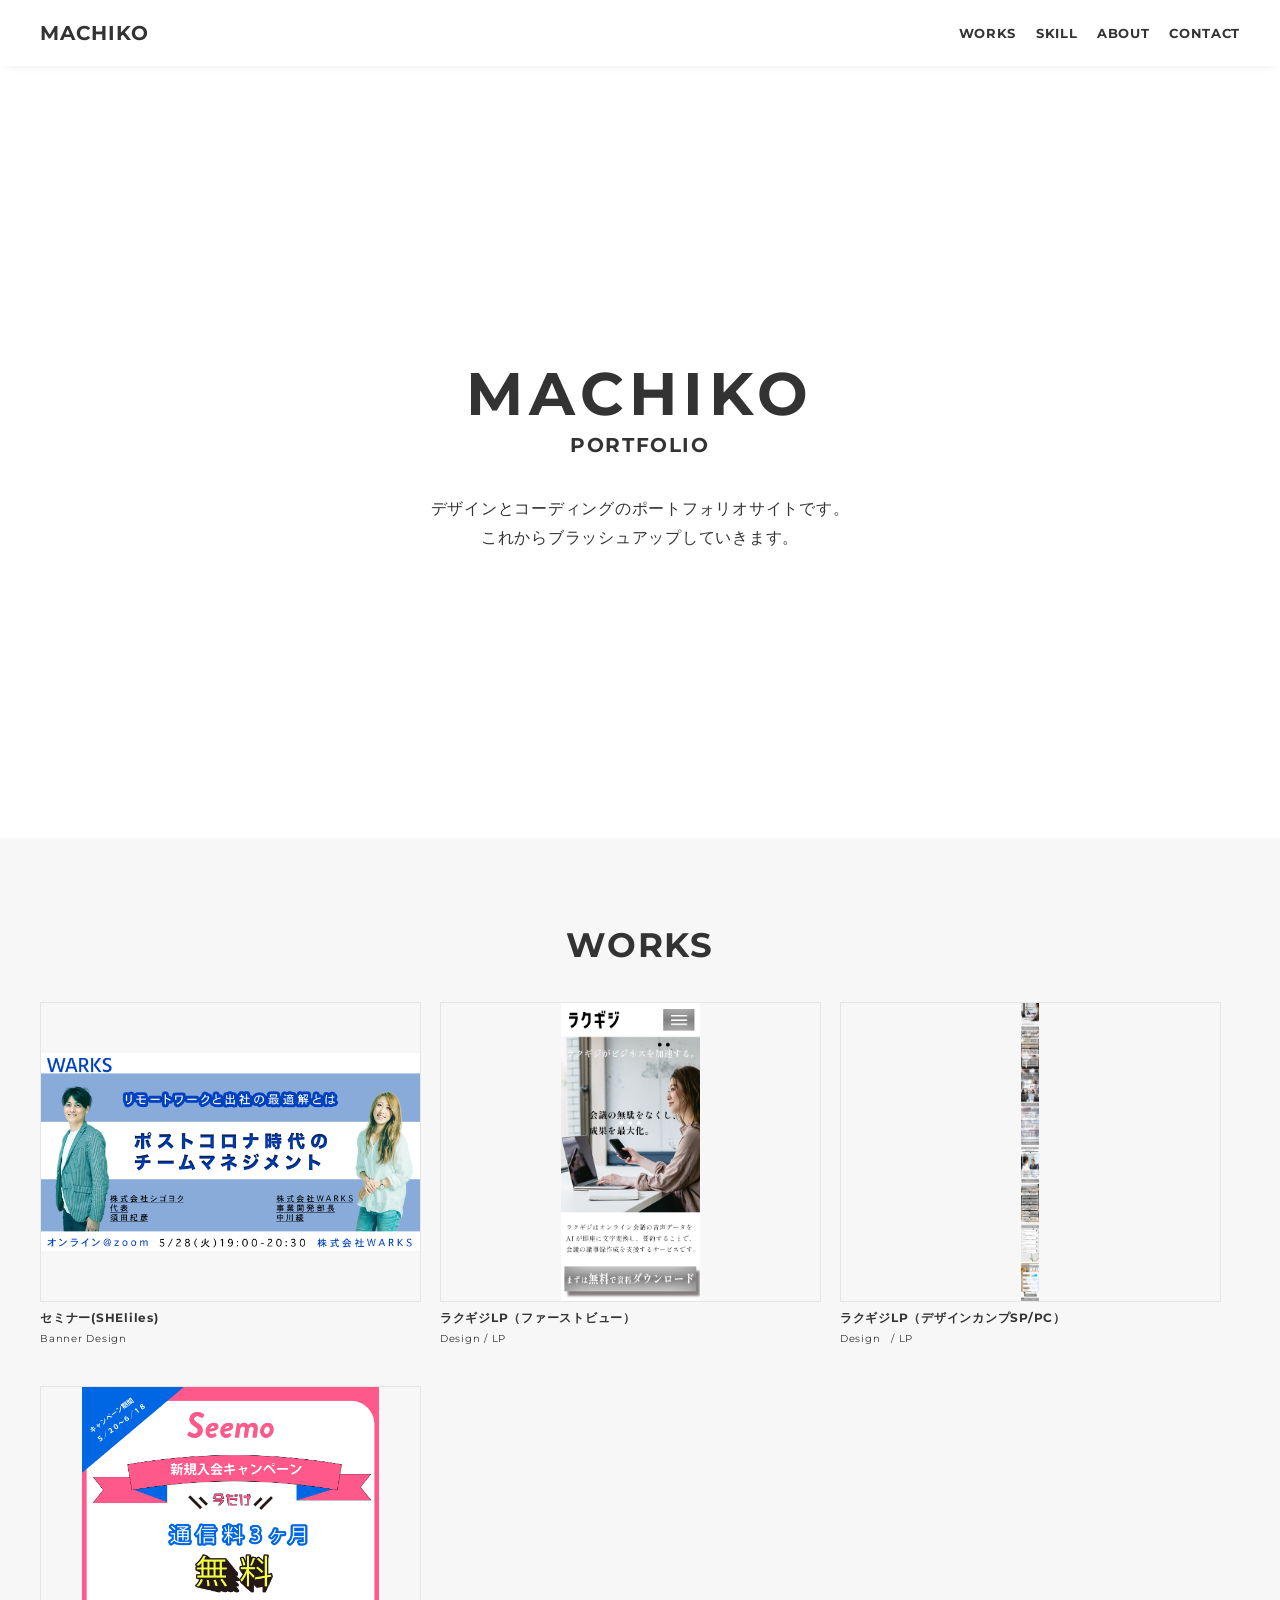
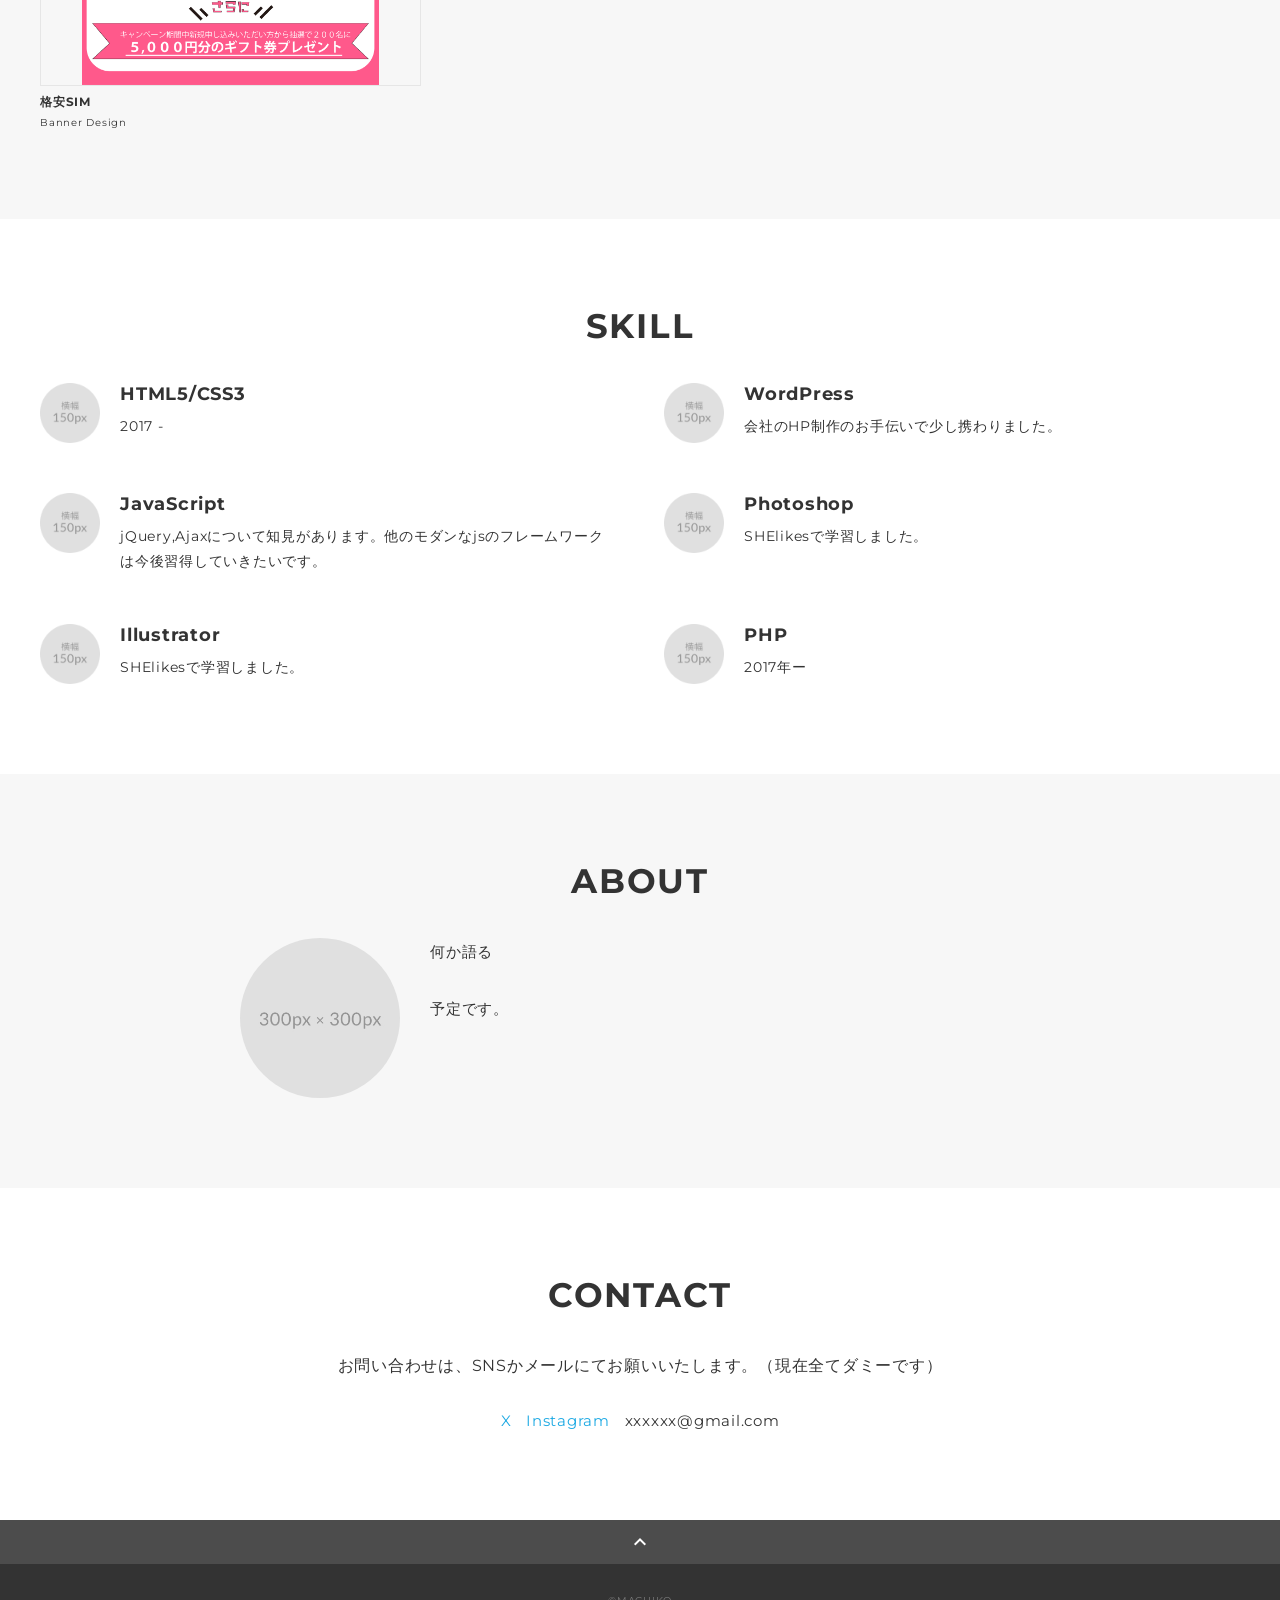
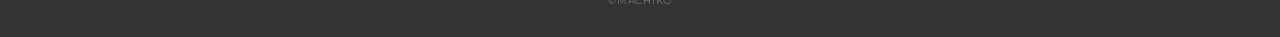
<file: index.html>
<!DOCTYPE html>
<html>
<head>
  <meta charset="utf-8">
  <meta name="viewport" content="width=device-width,initial-scale=1">
  <meta property='og:type' content='website'>
  <meta property='og:title' content='WebデザイナーMACHIKO ポートフォリオ'>
  <meta property='og:url' content='URLが入る'>
  <meta property='og:description' content='MACHIKOのポートフォリオサイトです。'>
  <meta property="og:image" content="img/ogp.png">
  <meta name="description" content="MACHIKOのポートフォリオサイトです" />
  <title>MACHIKO　ポーフォリオ</title>
  <link rel="preconnect" href="https://fonts.gstatic.com">
  <link href="https://fonts.googleapis.com/css2?family=Montserrat:wght@400;700&display=swap" rel="stylesheet">
  <link href="https://fonts.googleapis.com/css?family=Material+Icons+Outlined" rel="stylesheet">
  <link href="css/ress.css" media="all" rel="stylesheet" type="text/css" />
  <link href="css/style.css" media="all" rel="stylesheet" type="text/css" />
  <link rel="shortcut icon" href="img/favicon.ico" />
  <link rel=”canonical” href=”URLが入る” />
</head>

<body>
  <div class="wrapper">

    <!-- header -->
    <header class="header ">
      <div class="container">
        <h1 class="header-logo">
          <a href=".">MACHIKO</a>
        </h1>
        <nav class="gnav">
          <ul class="gnav-list">
            <li class="gnav-item"><a href="#works">WORKS</a></li>
            <li class="gnav-item"><a href="#skill">SKILL</a></li>
            <li class="gnav-item"><a href="#about">ABOUT</a></li>
            <li class="gnav-item"><a href="#contact">CONTACT</a></li>
          </ul>
        </nav>
      </div>
    </header>
    <!-- /header -->

    <main class="content">

      <!-- mv -->
      <div class="mv">
        <div class="mv-container">
          <p class="mv-title">MACHIKO</p>
          <p class="mv-subtitle">PORTFOLIO</p>
          <p class="mv-text">
            デザインとコーディングの<br class="sp-only">ポートフォリオサイトです。<br>
            これから<br class="sp-only">ブラッシュアップしていきます。<br>
          </p>
        </div>
      </div>
      <!-- /mv -->

      <!-- works -->
      <section class="works section" id="works">
        <div class="container">
          <h2 class="title">WORKS</h2>
          <div class="works-list">
            <a class="works-item" href="works-template.html">
              <div class="works-img"><img src="img/kadai1_X.png" alt="" /></div>
              <p class="works-name">セミナー(SHEliles)</p>
              <p class="works-info">Banner Design</p>
            </a>
            <a class="works-item" href="works-template_2.html">
              <div class="works-img"><img src="img/kadai2_a.png" alt="" /></div>
              <p class="works-name">ラクギジLP（ファーストビュー）</p>
              <p class="works-info">Design / LP</p>
            </a>
            <a class="works-item" href="works-template_3.html">
              <div class="works-img"><img src="img/kadai4_SP.png" alt="" /></div>
              <p class="works-name">ラクギジLP（デザインカンプSP/PC）</p>
              <p class="works-info">Design　/ LP</p>
            </a>
            <a class="works-item" href="works-template_4.html">
              <div class="works-img"><img src="img/kakuyasu_X.png" alt="" /></div>
              <p class="works-name">格安SIM</p>
              <p class="works-info">Banner Design</p>
            </a>
          </div>
        </div>
      </section>
      <!-- /works -->

      <!-- skill -->
      <section class="skill section" id="skill">
        <div class="container">
          <h2 class="title">SKILL</h2>
          <div class="skill-list">
            <div class="skill-item">
              <p class="skill-img"><img src="img/icon_skill.png" alt=""></p>
              <div class="skill-body">
                <h3 class="skill-name">HTML5/CSS3</h3>
                <p class="skill-text">
                  2017 -</p>
              </div>
            </div>
            <div class="skill-item">
              <p class="skill-img"><img src="img/icon_skill.png" alt=""></p>
              <div class="skill-body">
                <h3 class="skill-name">WordPress</h3>
                <p class="skill-text">
                  会社のHP制作のお手伝いで少し携わりました。</p>
              </div>
            </div>
            <div class="skill-item">
              <p class="skill-img"><img src="img/icon_skill.png" alt=""></p>
              <div class="skill-body">
                <h3 class="skill-name">JavaScript</h3>
                <p class="skill-text">
                  jQuery,Ajaxについて知見があります。他のモダンなjsのフレームワークは今後習得していきたいです。</p>
              </div>
            </div>
            <div class="skill-item">
              <p class="skill-img"><img src="img/icon_skill.png" alt=""></p>
              <div class="skill-body">
                <h3 class="skill-name">Photoshop</h3>
                <p class="skill-text">
                  SHElikesで学習しました。</p>
              </div>
            </div>
            <div class="skill-item">
              <p class="skill-img"><img src="img/icon_skill.png" alt=""></p>
              <div class="skill-body">
                <h3 class="skill-name">Illustrator</h3>
                <p class="skill-text">
                  SHElikesで学習しました。</p>
              </div>
            </div>
            <div class="skill-item">
              <p class="skill-img"><img src="img/icon_skill.png" alt=""></p>
              <div class="skill-body">
                <h3 class="skill-name">PHP</h3>
                <p class="skill-text">
                  2017年ー</p>
              </div>
            </div>
          </div>
        </div>
      </section>
      <!-- /skill -->

      <!-- about -->
      <section class="about section" id="about">
        <div class="container">
          <h2 class="title">ABOUT</h2>
          <div class="profile">
            <p class="profile-img">
              <img src="img/profile.jpg" alt="">
            </p>
            <div class="profile-body">
              <p>
                何か語る
              </p>
              <p>
                予定です。
              </p>
            </div>
          </div>
        </div>
      </section>
      <!-- /about -->

      <!-- contact -->
      <section class="contact section" id="contact">
        <div class="container">
          <h2 class="title">CONTACT</h2>
          <p class="lead">
            お問い合わせは、<br class="sp-only">SNSかメールにてお願いいたします。（現在全てダミーです）
          </p>
          <div class="contact-list">
            <a class="contact-item" href="https://x.com/" target="_blank" rel="noopener">X</a>
            <a class="contact-item" href="https://www.instagram.com/" target="_blank" rel="noopener">Instagram</a>
            <span class="contact-item">xxxxxx@gmail.com</span>
          </div>
        </div>
      </section>
      <!-- /contact -->
      <div class="page-top" id="js-page-top">
        <span class="material-icons-outlined">expand_less</span>
      </div>
    </main>

    <!-- footer -->
    <footer class="footer">
      <div class="copyright">&copy;MACHIKO</div>
    </footer>
    <!-- /footer -->

  </div>
  <script src="https://ajax.googleapis.com/ajax/libs/jquery/3.6.0/jquery.min.js"></script>
  <script type='text/javascript' src="js/script.js"></script>
</body>
</html>
</file>
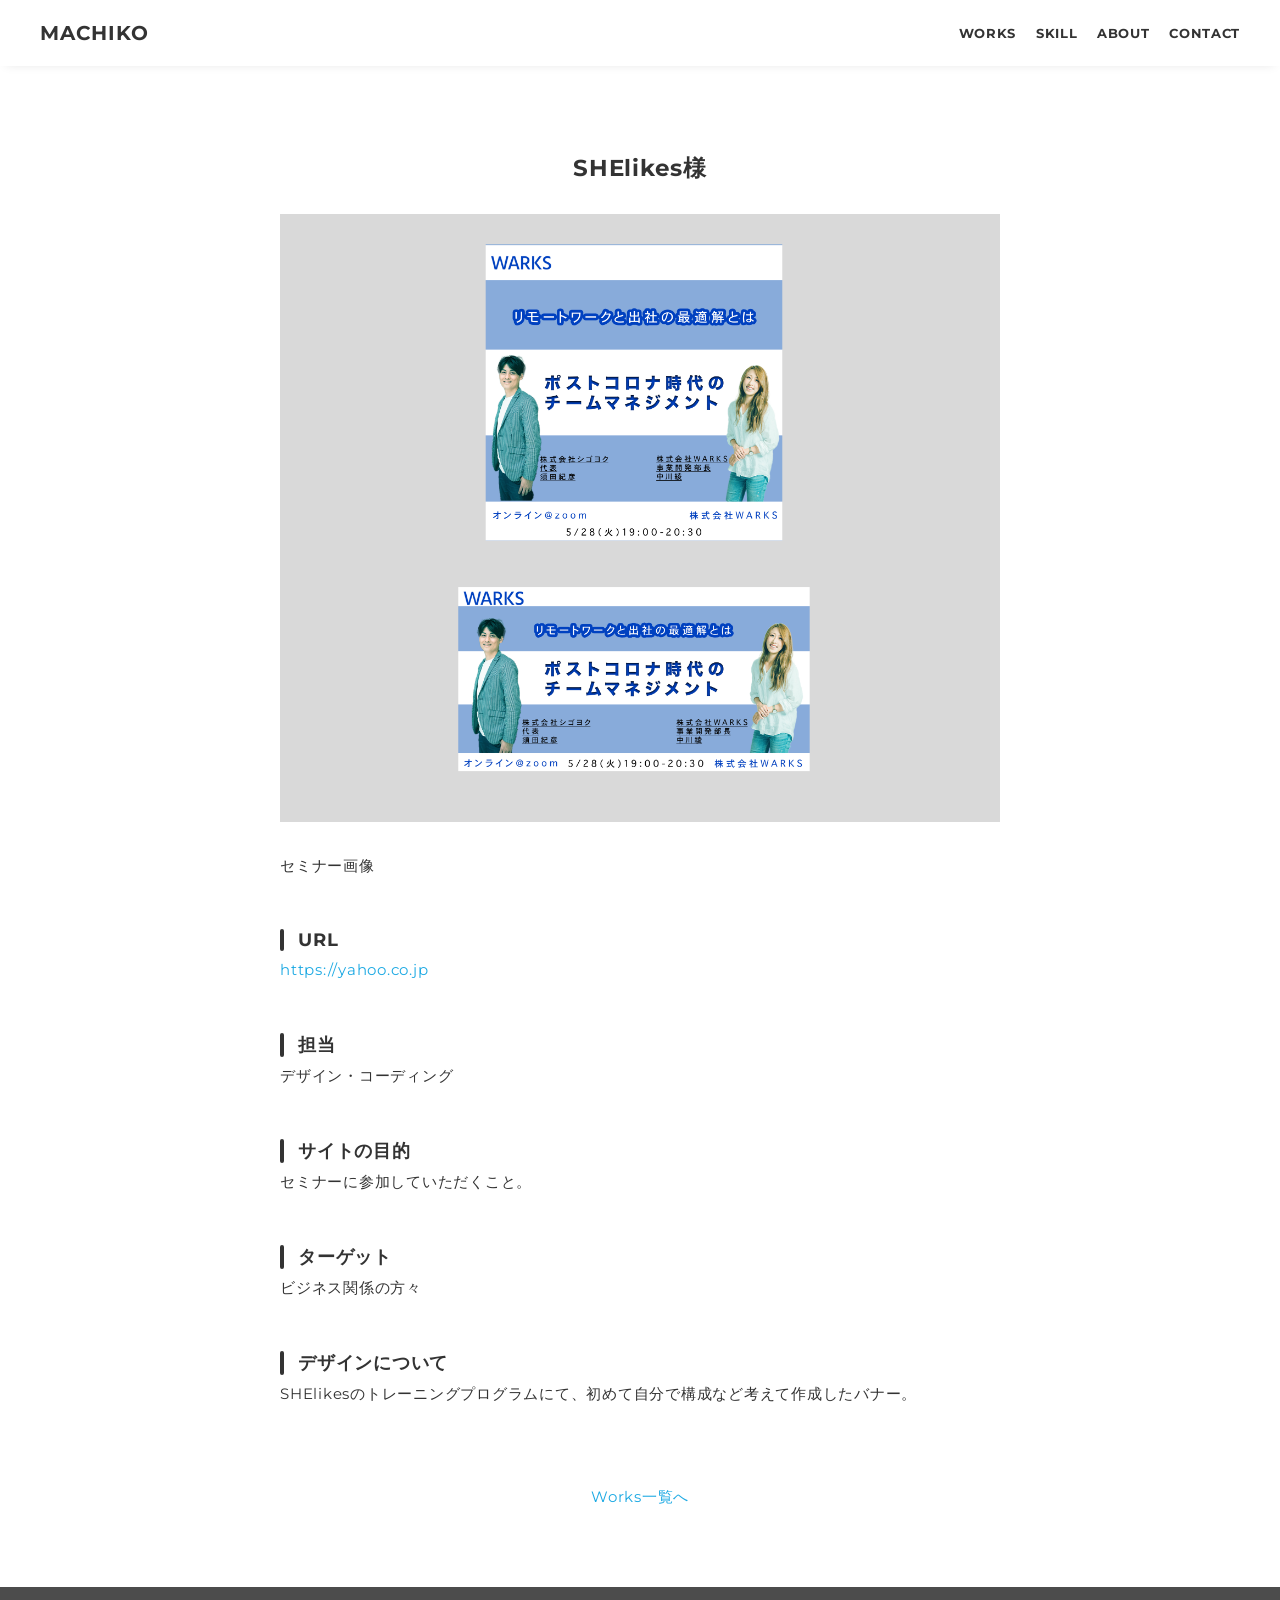
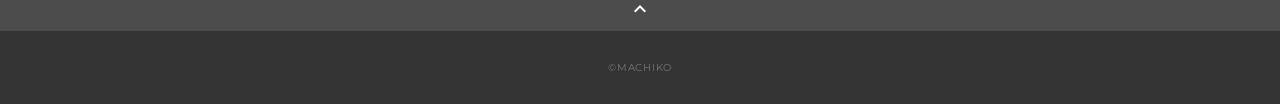
<file: works-template.html>
<!DOCTYPE html>
<html>
<head>
  <meta charset="utf-8">
  <meta name="viewport" content="width=device-width,initial-scale=1.0,user-scalable=no">
  <meta property='og:type' content='website'>
  <meta property='og:title' content='WebデザイナーMACHIKO ポートフォリオ'>
  <meta property='og:url' content='URLが入る'>
  <meta property='og:description' content='MACHIKOのポートフォリオサイトです。'>
  <meta property="og:image" content="img/ogp.png">
  <meta name="description" content="MACHIKOのポートフォリオサイトです" />
  <title>MACHIKO ポートフォリオ</title>
  <link rel="preconnect" href="https://fonts.gstatic.com">
  <link href="https://fonts.googleapis.com/css2?family=Montserrat:wght@400;700&display=swap" rel="stylesheet">
  <link href="https://fonts.googleapis.com/css?family=Material+Icons+Outlined" rel="stylesheet">
  <link href="css/ress.css" media="all" rel="stylesheet" type="text/css" />
  <link href="css/style.css" media="all" rel="stylesheet" type="text/css" />
  <link rel="shortcut icon" href="img/favicon.ico" />
  <link rel=”canonical” href=”URLが入る” />
</head>

<body>
  <div class="wrapper">

    <!-- header -->
    <header class="header ">
      <div class="container">
        <h1 class="header-logo">
          <a href=".">MACHIKO</a>
        </h1>
        <nav class="gnav">
          <ul class="gnav-list">
            <li class="gnav-item"><a href=".#works">WORKS</a></li>
            <li class="gnav-item"><a href="./#skill">SKILL</a></li>
            <li class="gnav-item"><a href="./#about">ABOUT</a></li>
            <li class="gnav-item"><a href="./#contact">CONTACT</a></li>
          </ul>
        </nav>
      </div>
    </header>
    <!-- /header -->

    <main class="content">

      <article class="article">
        <div class="article-container">
          <h2 class="article-title">SHElikes様</h2>
          <div class="article-body">
            <p>
              <img src="img/full1.png" alt="">
            </p>
            <p>
              セミナー画像
            </p>
            <h3>URL</h3>
            <p><a href="https://yahoo.co.jp" target="_blank" rel="noopener">https://yahoo.co.jp</a></p>
            <h3>担当</h3>
            <p>デザイン・コーディング</p>
            <h3>サイトの目的</h3>
            <p>セミナーに参加していただくこと。</p>
            <h3>ターゲット</h3>
            <p>ビジネス関係の方々</p>
            <h3>デザインについて</h3>
            <p>
             SHElikesのトレーニングプログラムにて、初めて自分で構成など考えて作成したバナー。
            </p>
          </div>
          <div class="home-link">
            <a href="./#works">Works一覧へ</a>
          </div>
        </div>
      </article>

      <div class="page-top" id="js-page-top">
        <span class="material-icons-outlined">expand_less</span>
      </div>
    </main>

    <!-- footer -->
    <footer class="footer">
      <div class="copyright">&copy;MACHIKO</div>
    </footer>
    <!-- /footer -->

  </div>
  <script src="https://ajax.googleapis.com/ajax/libs/jquery/3.5.1/jquery.min.js"></script>
  <script type='text/javascript' src="js/script.js"></script>
</body>
</html>
</file>
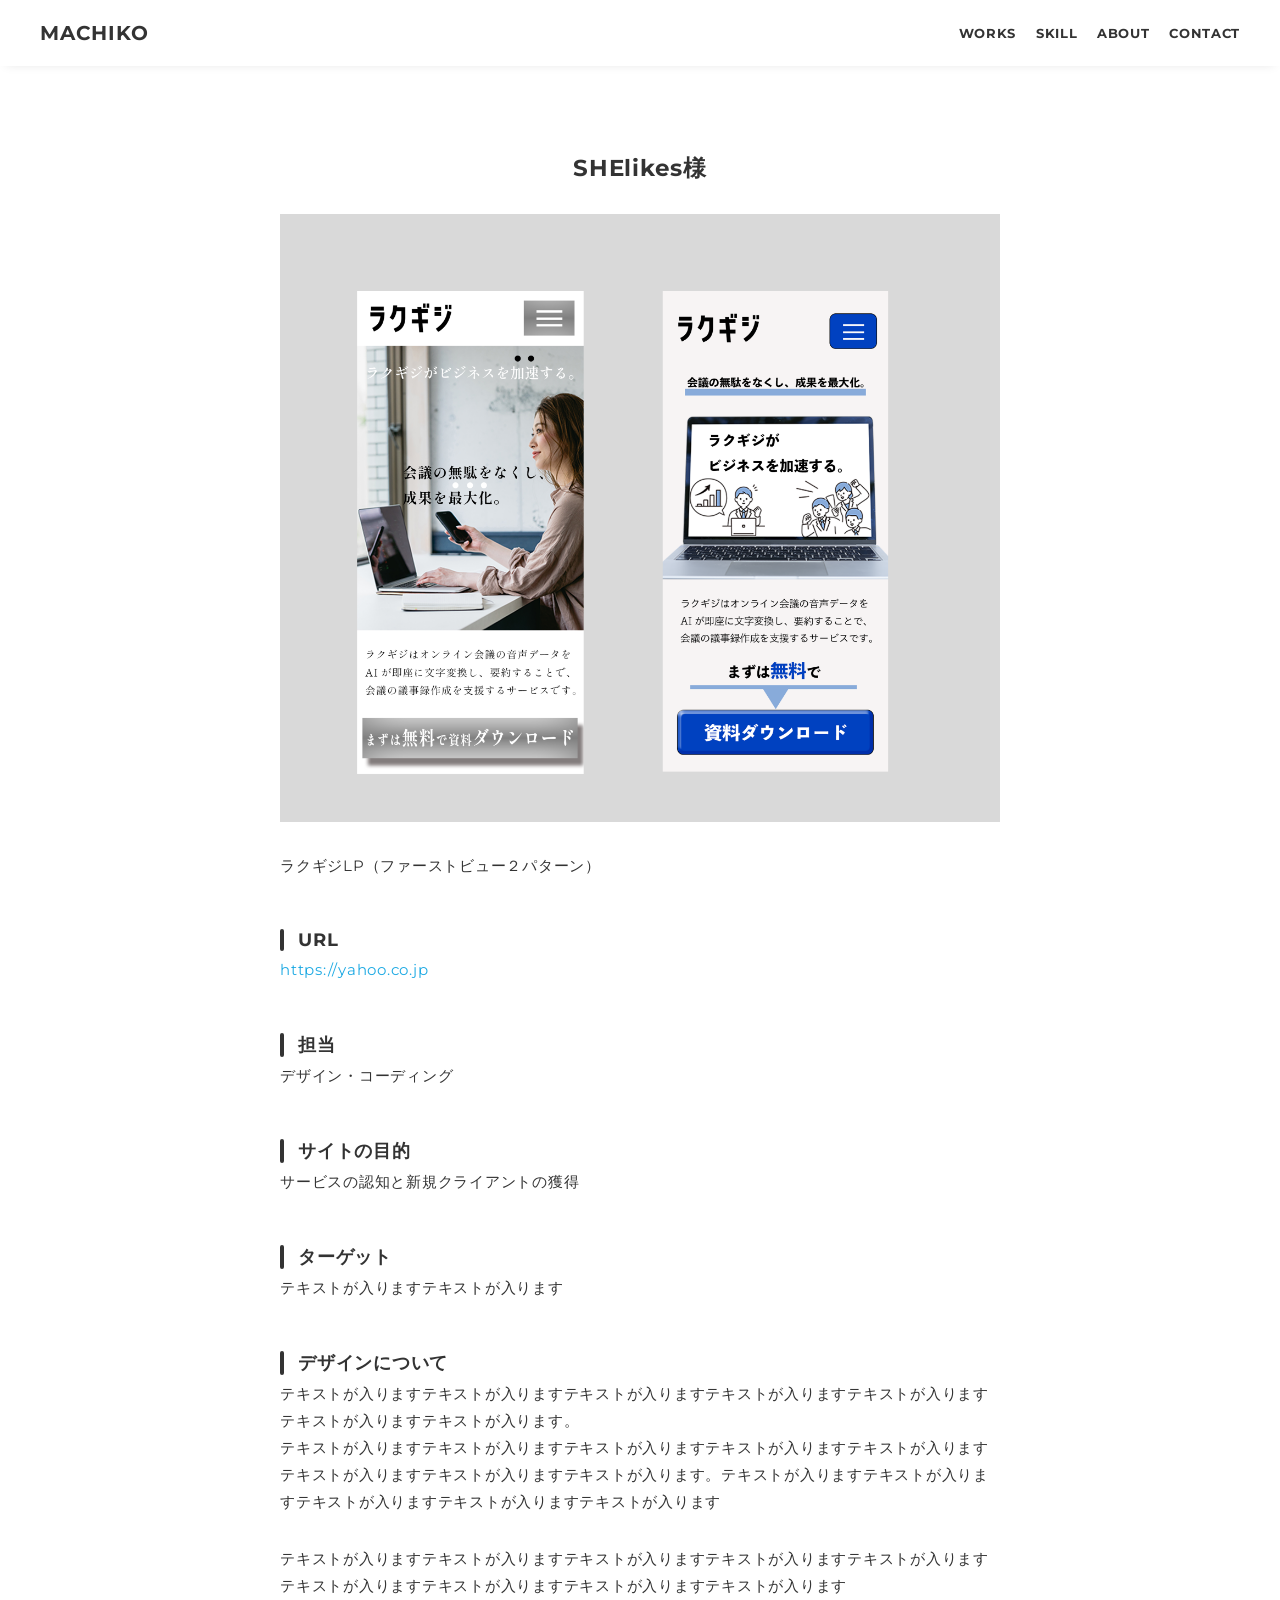
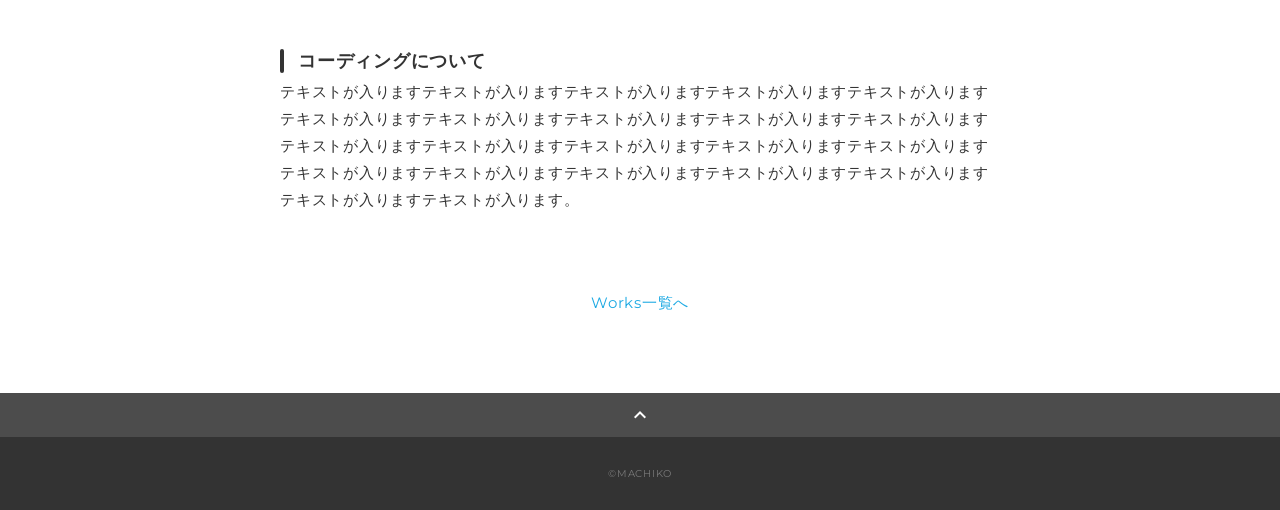
<file: works-template_2.html>
<!DOCTYPE html>
<html>
<head>
  <meta charset="utf-8">
  <meta name="viewport" content="width=device-width,initial-scale=1.0,user-scalable=no">
  <meta property='og:type' content='website'>
  <meta property='og:title' content='WebデザイナーMACHIKO ポートフォリオ'>
  <meta property='og:url' content='URLが入る'>
  <meta property='og:description' content='MACHIKOのポートフォリオサイトです。'>
  <meta property="og:image" content="img/ogp.png">
  <meta name="description" content="MACHIKOのポートフォリオサイトです" />
  <title>MACHIKO ポートフォリオ</title>
  <link rel="preconnect" href="https://fonts.gstatic.com">
  <link href="https://fonts.googleapis.com/css2?family=Montserrat:wght@400;700&display=swap" rel="stylesheet">
  <link href="https://fonts.googleapis.com/css?family=Material+Icons+Outlined" rel="stylesheet">
  <link href="css/ress.css" media="all" rel="stylesheet" type="text/css" />
  <link href="css/style.css" media="all" rel="stylesheet" type="text/css" />
  <link rel="shortcut icon" href="img/favicon.ico" />
  <link rel=”canonical” href=”URLが入る” />
</head>

<body>
  <div class="wrapper">

    <!-- header -->
    <header class="header ">
      <div class="container">
        <h1 class="header-logo">
          <a href=".">MACHIKO</a>
        </h1>
        <nav class="gnav">
          <ul class="gnav-list">
            <li class="gnav-item"><a href=".#works">WORKS</a></li>
            <li class="gnav-item"><a href="./#skill">SKILL</a></li>
            <li class="gnav-item"><a href="./#about">ABOUT</a></li>
            <li class="gnav-item"><a href="./#contact">CONTACT</a></li>
          </ul>
        </nav>
      </div>
    </header>
    <!-- /header -->

    <main class="content">

      <article class="article">
        <div class="article-container">
          <h2 class="article-title">SHElikes様</h2>
          <div class="article-body">
            <p>
              <img src="img/full2.png" alt="">
            </p>
            <p>
              ラクギジLP（ファーストビュー２パターン）
            </p>
            <h3>URL</h3>
            <p><a href="https://yahoo.co.jp" target="_blank" rel="noopener">https://yahoo.co.jp</a></p>
            <h3>担当</h3>
            <p>デザイン・コーディング</p>
            <h3>サイトの目的</h3>
            <p>サービスの認知と新規クライアントの獲得</p>
            <h3>ターゲット</h3>
            <p>テキストが入りますテキストが入ります</p>
            <h3>デザインについて</h3>
            <p>
              テキストが入りますテキストが入りますテキストが入りますテキストが入りますテキストが入りますテキストが入りますテキストが入ります。<br>テキストが入りますテキストが入りますテキストが入りますテキストが入りますテキストが入りますテキストが入りますテキストが入りますテキストが入ります。テキストが入りますテキストが入りますテキストが入りますテキストが入りますテキストが入ります
            </p>
            <p>
              テキストが入りますテキストが入りますテキストが入りますテキストが入りますテキストが入りますテキストが入りますテキストが入りますテキストが入りますテキストが入ります
            </p>
            <h3>コーディングについて</h3>
            <p>
              テキストが入りますテキストが入りますテキストが入りますテキストが入りますテキストが入りますテキストが入りますテキストが入りますテキストが入りますテキストが入りますテキストが入りますテキストが入りますテキストが入りますテキストが入りますテキストが入りますテキストが入りますテキストが入りますテキストが入りますテキストが入りますテキストが入りますテキストが入りますテキストが入りますテキストが入ります。
            </p>
          </div>
          <div class="home-link">
            <a href="./#works">Works一覧へ</a>
          </div>
        </div>
      </article>

      <div class="page-top" id="js-page-top">
        <span class="material-icons-outlined">expand_less</span>
      </div>
    </main>

    <!-- footer -->
    <footer class="footer">
      <div class="copyright">&copy;MACHIKO</div>
    </footer>
    <!-- /footer -->

  </div>
  <script src="https://ajax.googleapis.com/ajax/libs/jquery/3.5.1/jquery.min.js"></script>
  <script type='text/javascript' src="js/script.js"></script>
</body>
</html>
</file>
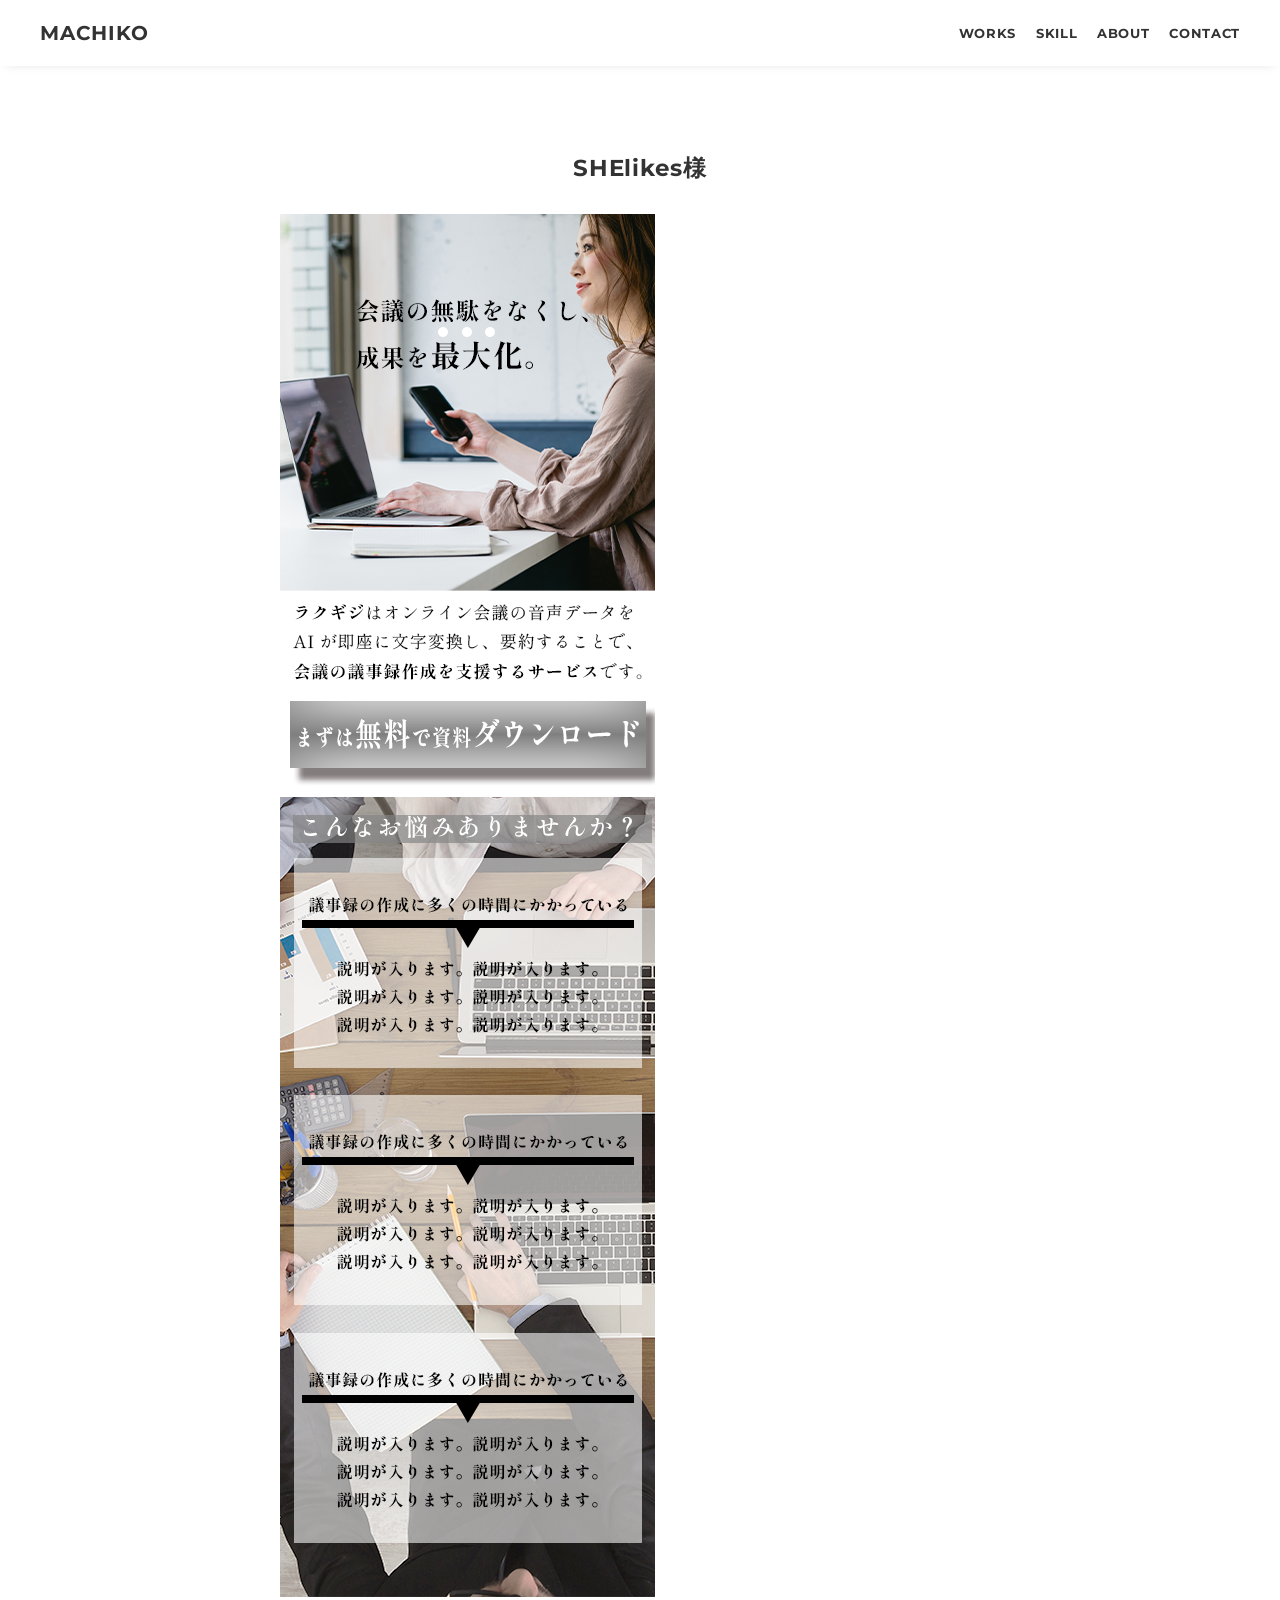
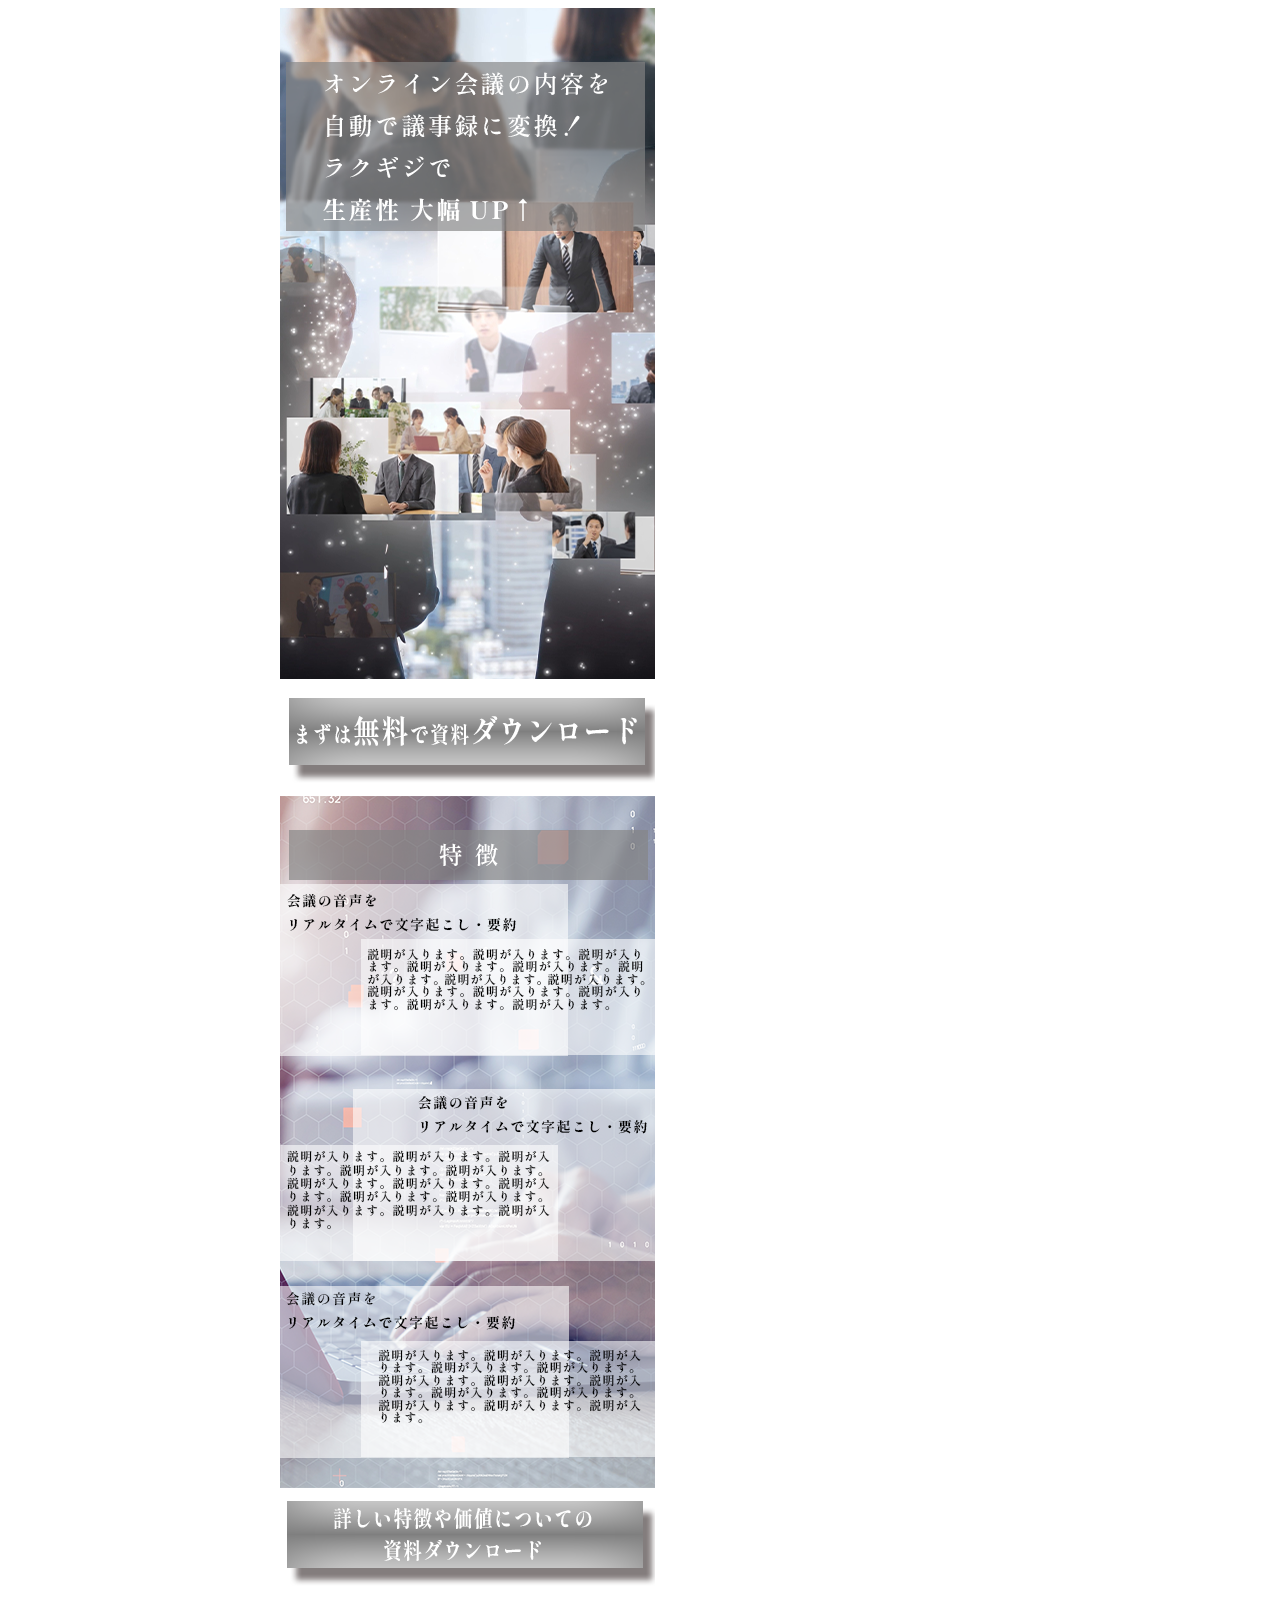
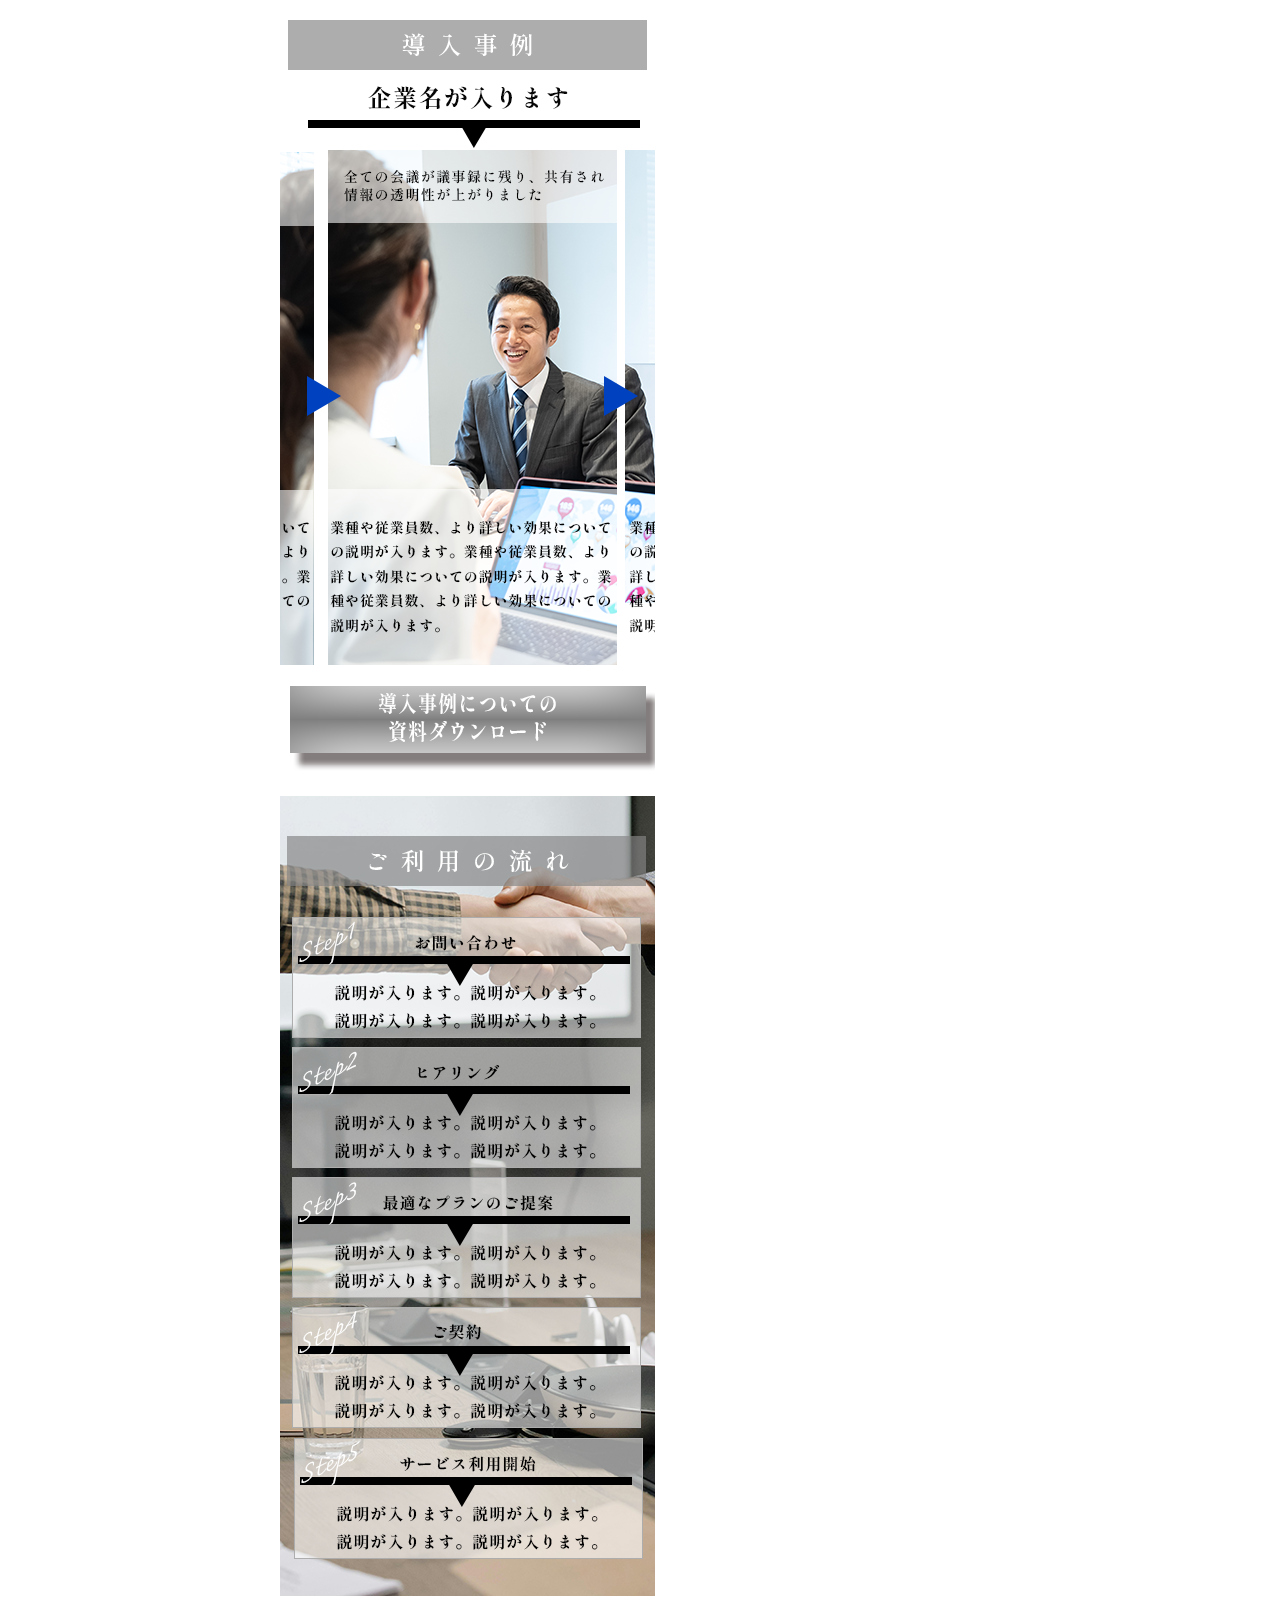
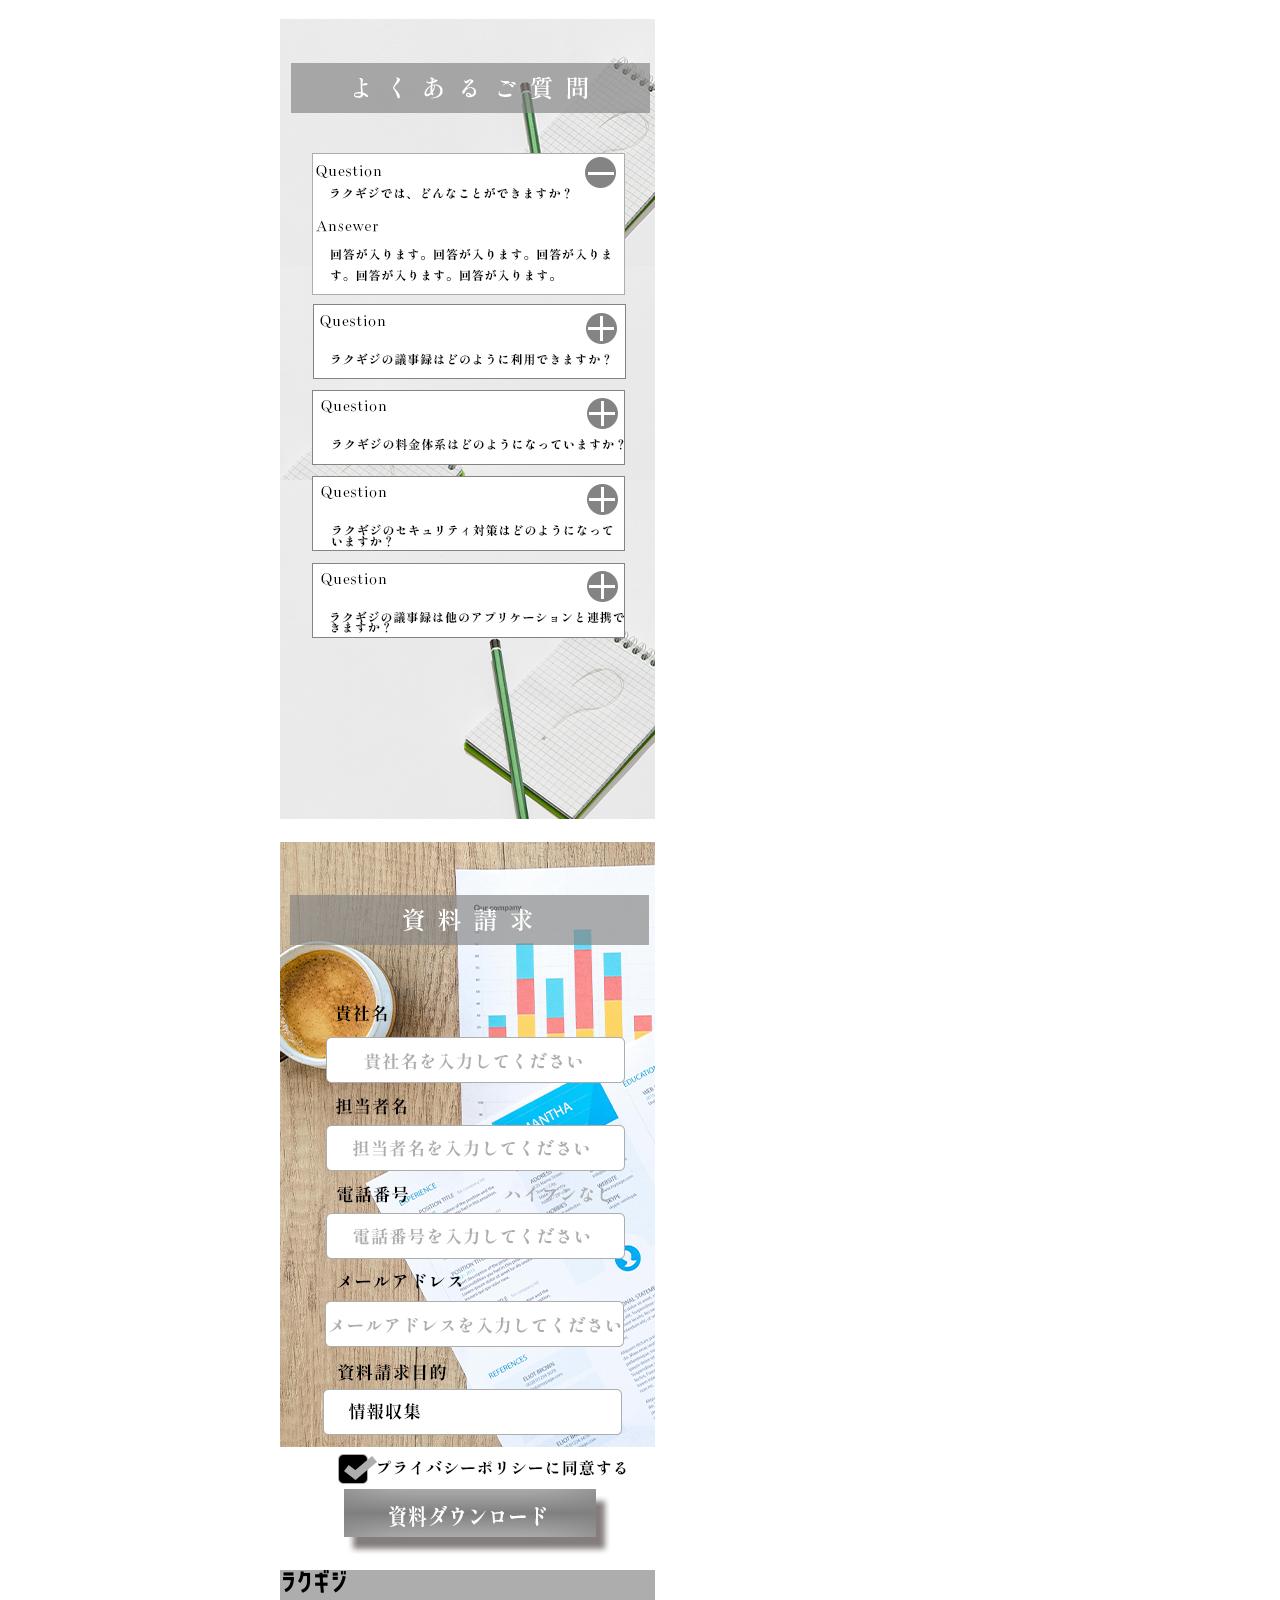
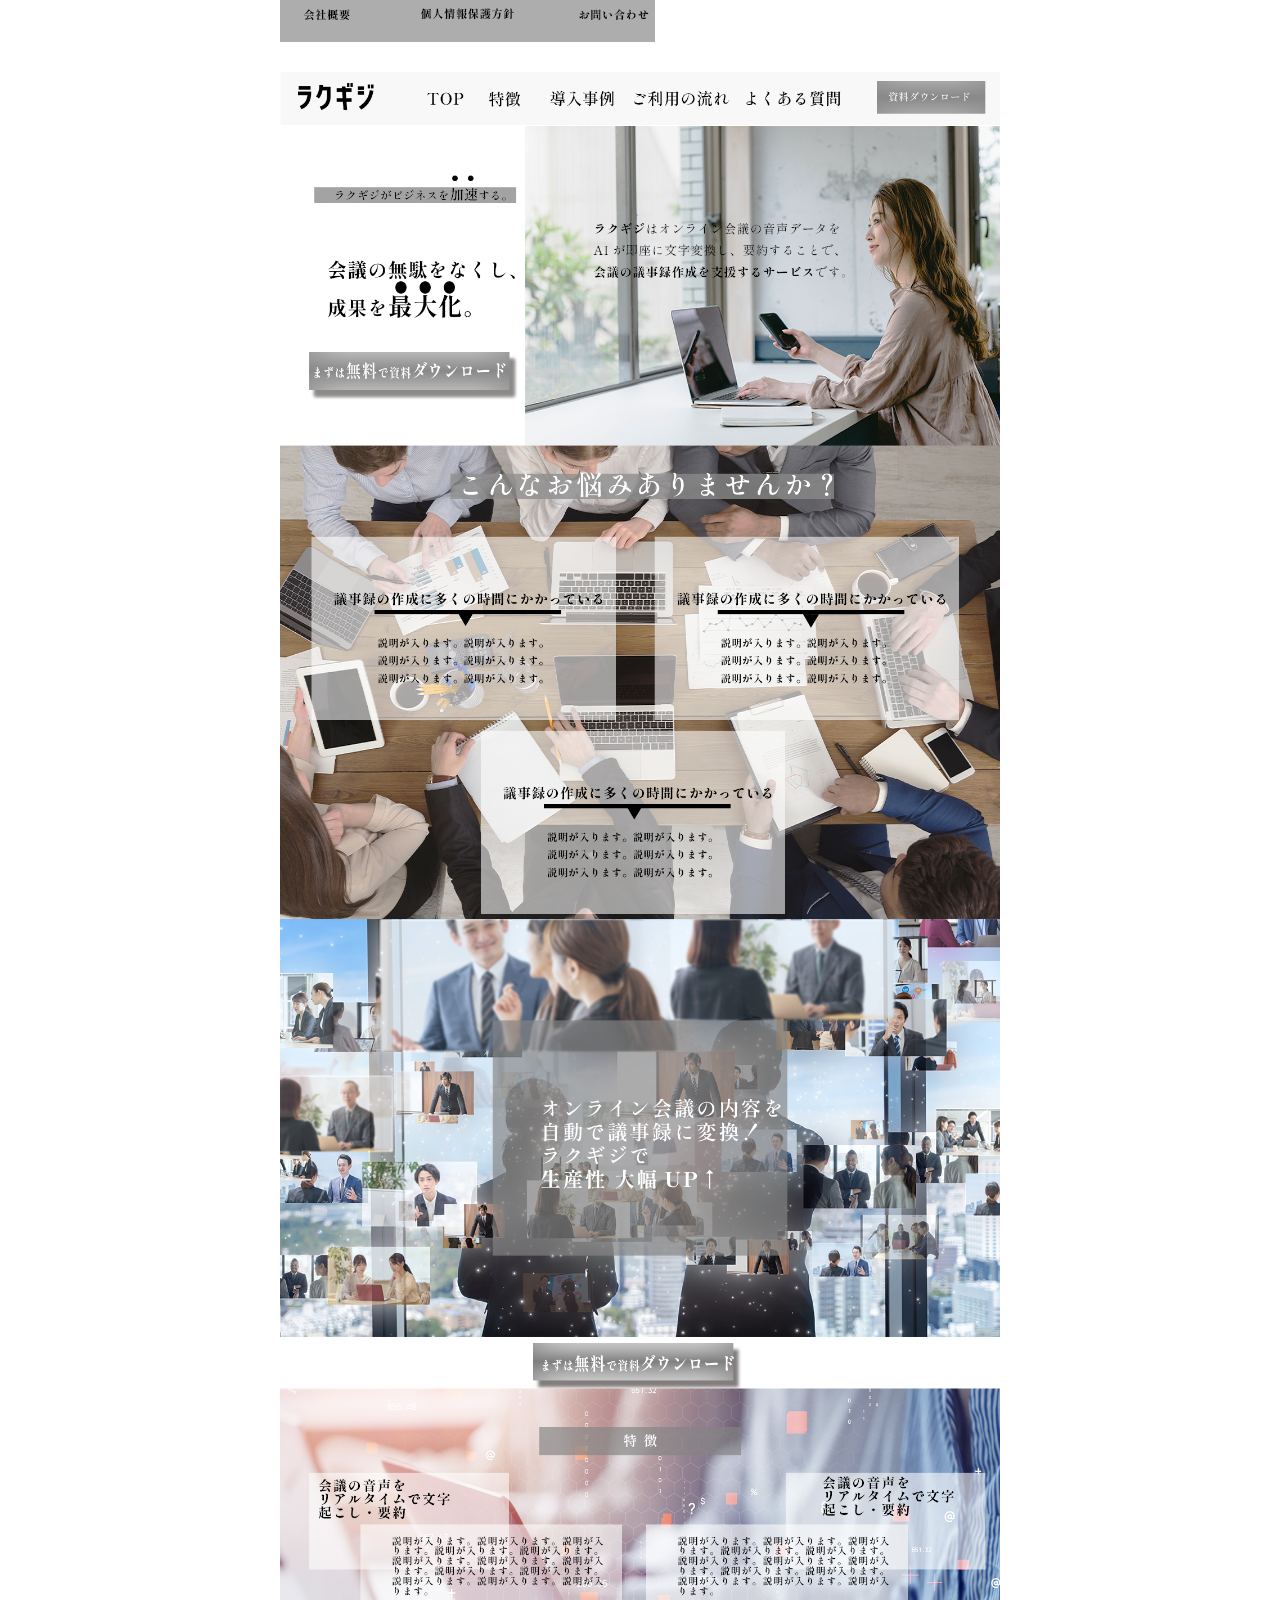
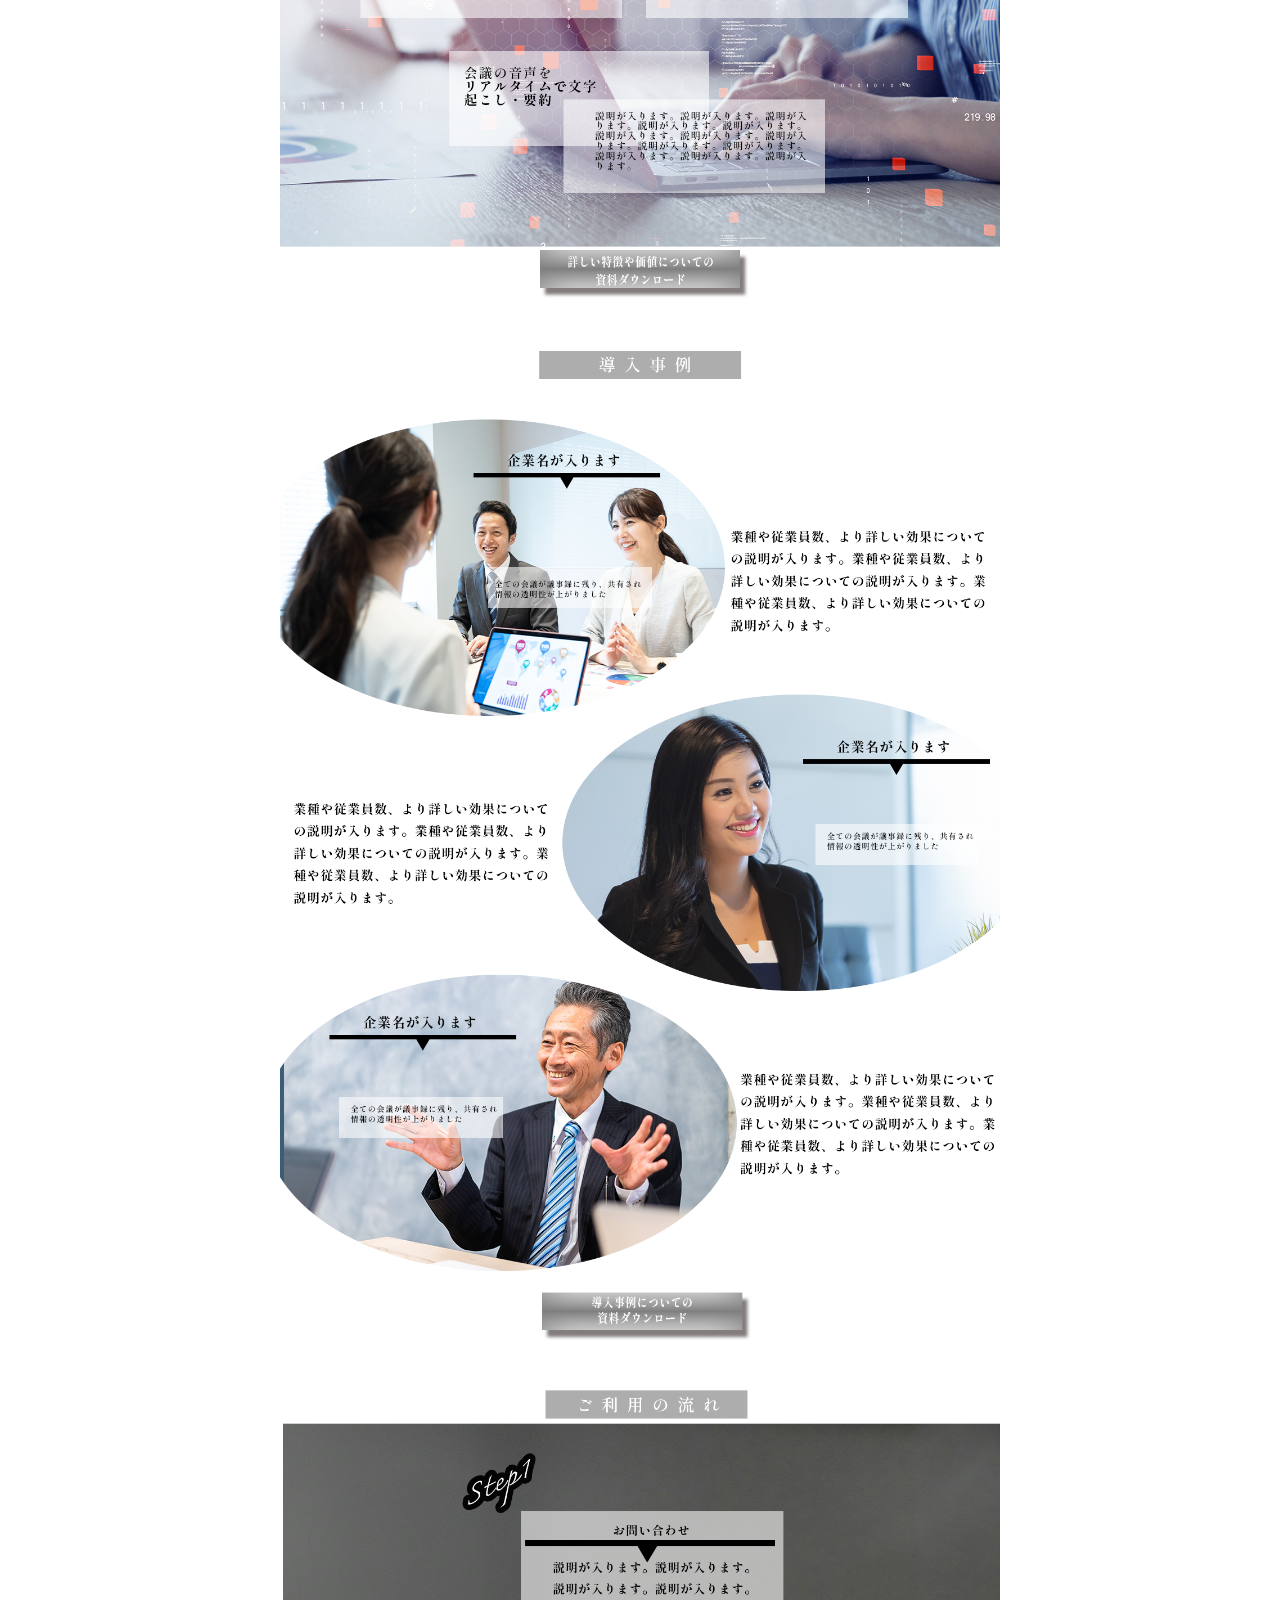
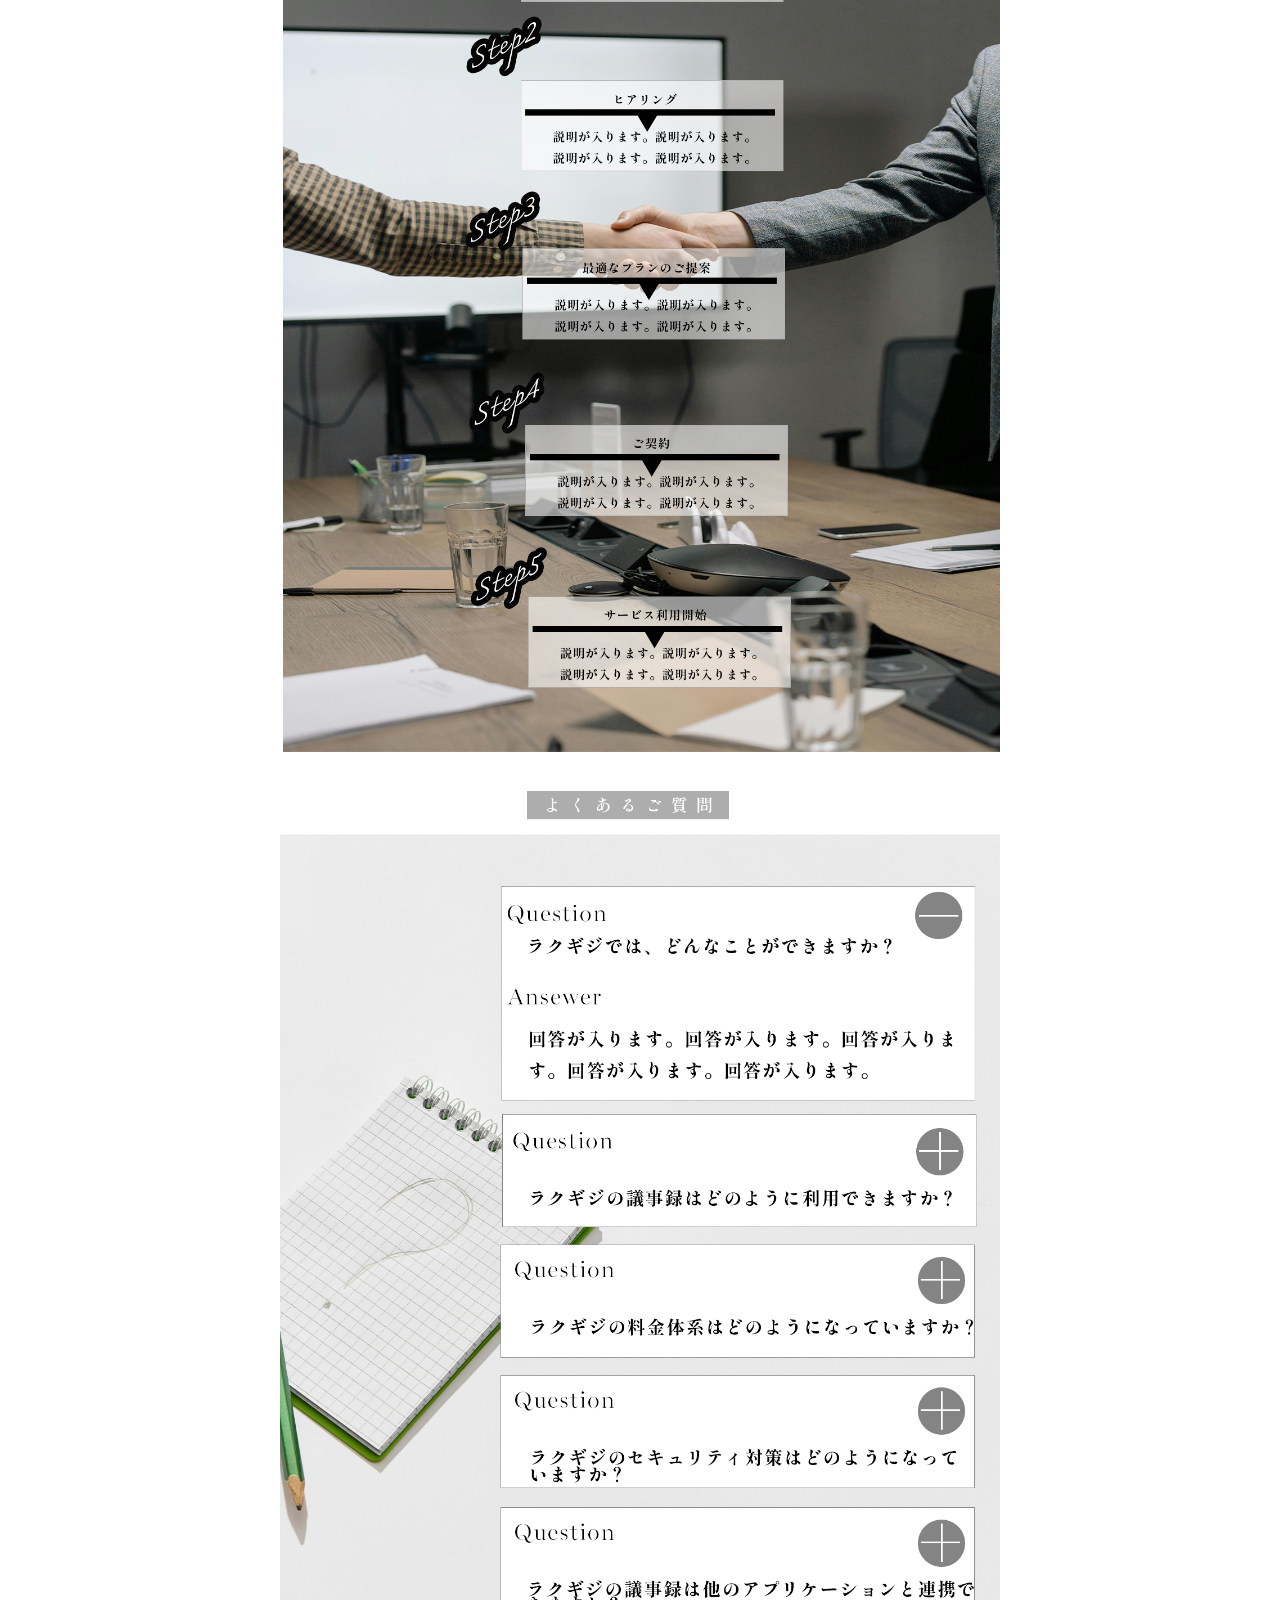
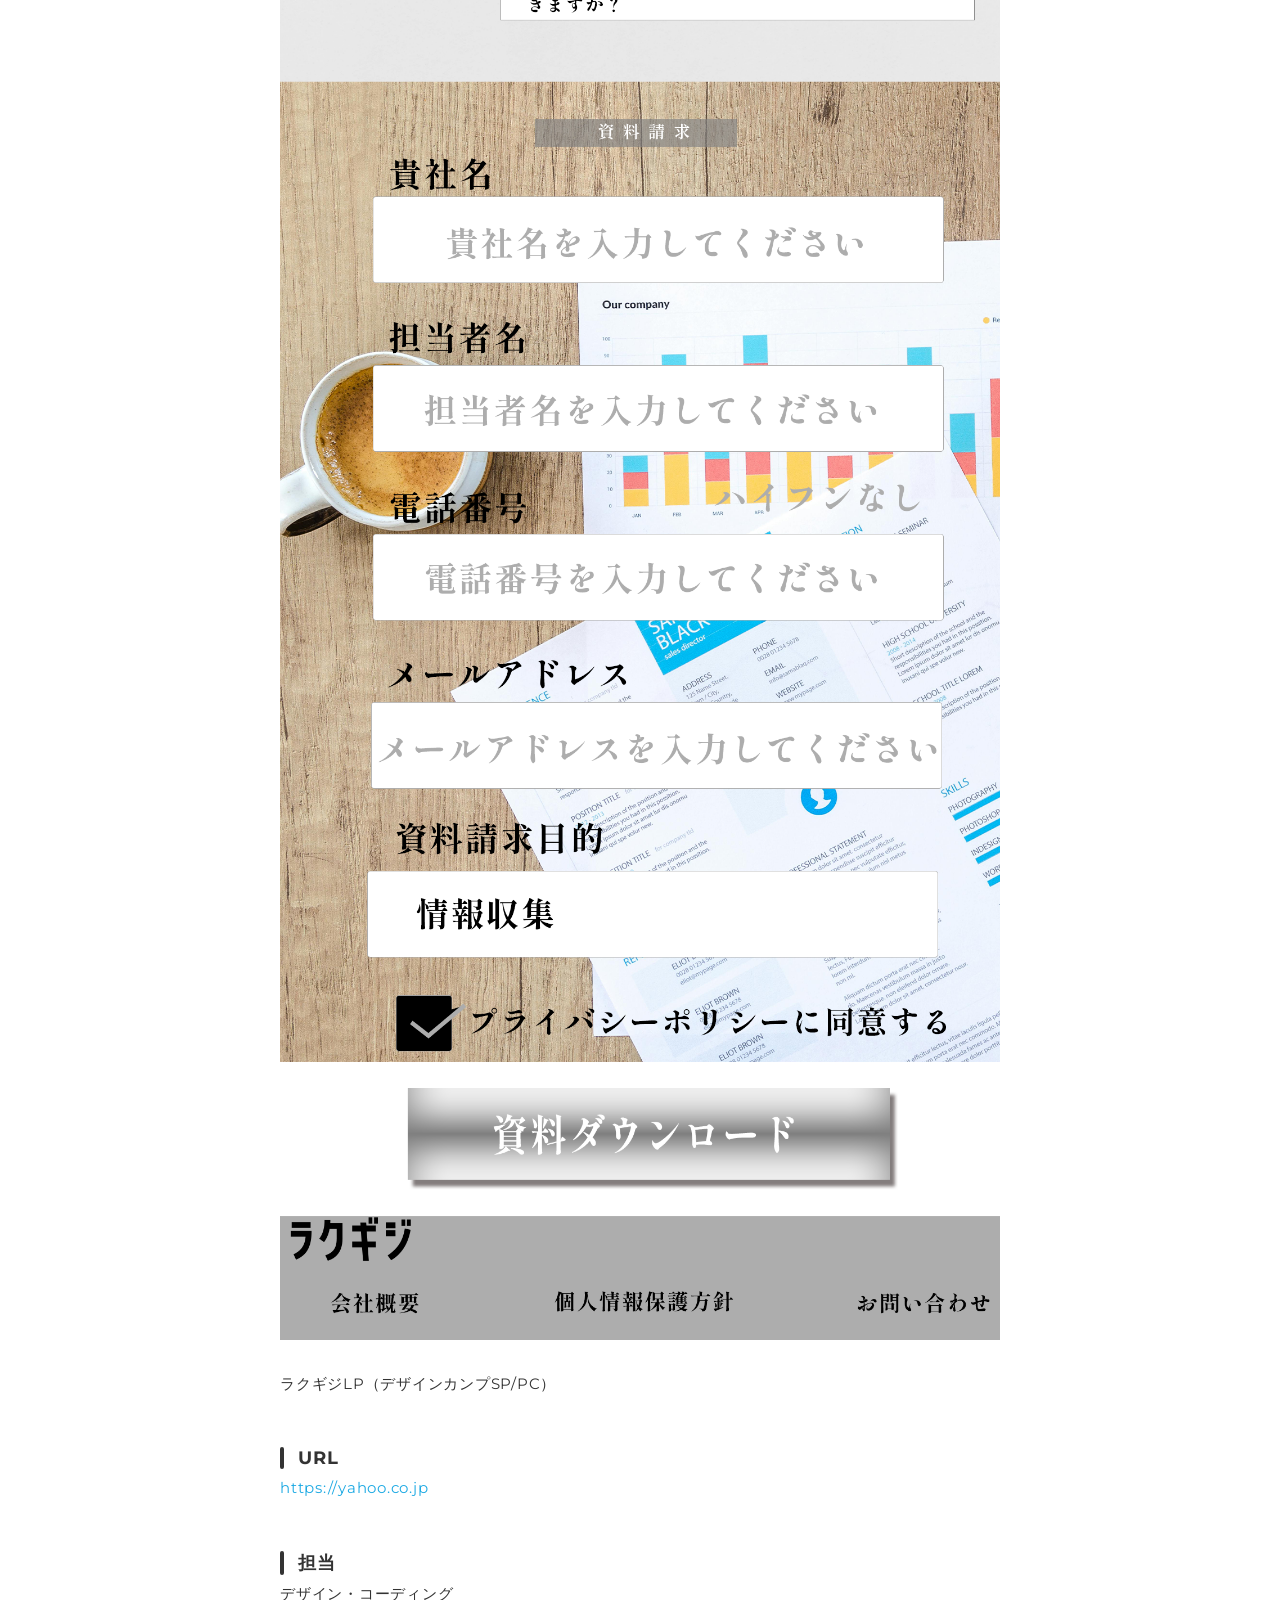
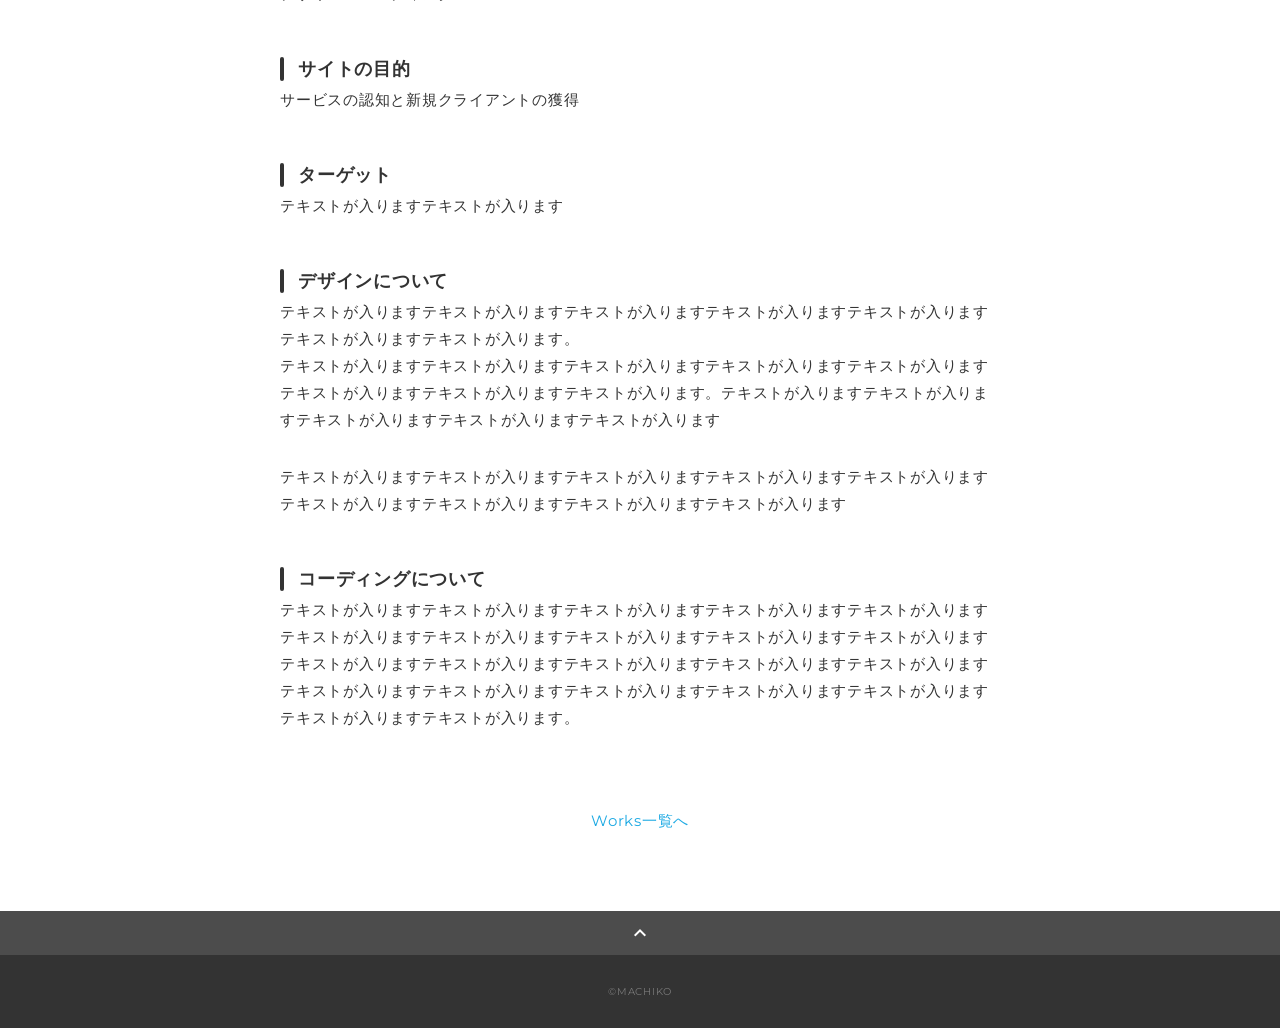
<file: works-template_3.html>
<!DOCTYPE html>
<html>
<head>
  <meta charset="utf-8">
  <meta name="viewport" content="width=device-width,initial-scale=1.0,user-scalable=no">
  <meta property='og:type' content='website'>
  <meta property='og:title' content='WebデザイナーMACHIKO ポートフォリオ'>
  <meta property='og:url' content='URLが入る'>
  <meta property='og:description' content='MACHIKOのポートフォリオサイトです。'>
  <meta property="og:image" content="img/ogp.png">
  <meta name="description" content="MACHIKOのポートフォリオサイトです" />
  <title>MACHIKO ポートフォリオ</title>
  <link rel="preconnect" href="https://fonts.gstatic.com">
  <link href="https://fonts.googleapis.com/css2?family=Montserrat:wght@400;700&display=swap" rel="stylesheet">
  <link href="https://fonts.googleapis.com/css?family=Material+Icons+Outlined" rel="stylesheet">
  <link href="css/ress.css" media="all" rel="stylesheet" type="text/css" />
  <link href="css/style.css" media="all" rel="stylesheet" type="text/css" />
  <link rel="shortcut icon" href="img/favicon.ico" />
  <link rel=”canonical” href=”URLが入る” />
</head>

<body>
  <div class="wrapper">

    <!-- header -->
    <header class="header ">
      <div class="container">
        <h1 class="header-logo">
          <a href=".">MACHIKO</a>
        </h1>
        <nav class="gnav">
          <ul class="gnav-list">
            <li class="gnav-item"><a href=".#works">WORKS</a></li>
            <li class="gnav-item"><a href="./#skill">SKILL</a></li>
            <li class="gnav-item"><a href="./#about">ABOUT</a></li>
            <li class="gnav-item"><a href="./#contact">CONTACT</a></li>
          </ul>
        </nav>
      </div>
    </header>
    <!-- /header -->

    <main class="content">

      <article class="article">
        <div class="article-container">
          <h2 class="article-title">SHElikes様</h2>
          <div class="article-body">
            <p>
              <img src="img/kadai4_SP.png" alt="">
            </p>
            <p>
              <img src="img/kadai4_PC.png" alt="">
            </p>
            <p>
              ラクギジLP（デザインカンプSP/PC）
            </p>
            <h3>URL</h3>
            <p><a href="https://yahoo.co.jp" target="_blank" rel="noopener">https://yahoo.co.jp</a></p>
            <h3>担当</h3>
            <p>デザイン・コーディング</p>
            <h3>サイトの目的</h3>
            <p>サービスの認知と新規クライアントの獲得</p>
            <h3>ターゲット</h3>
            <p>テキストが入りますテキストが入ります</p>
            <h3>デザインについて</h3>
            <p>
              テキストが入りますテキストが入りますテキストが入りますテキストが入りますテキストが入りますテキストが入りますテキストが入ります。<br>テキストが入りますテキストが入りますテキストが入りますテキストが入りますテキストが入りますテキストが入りますテキストが入りますテキストが入ります。テキストが入りますテキストが入りますテキストが入りますテキストが入りますテキストが入ります
            </p>
            <p>
              テキストが入りますテキストが入りますテキストが入りますテキストが入りますテキストが入りますテキストが入りますテキストが入りますテキストが入りますテキストが入ります
            </p>
            <h3>コーディングについて</h3>
            <p>
              テキストが入りますテキストが入りますテキストが入りますテキストが入りますテキストが入りますテキストが入りますテキストが入りますテキストが入りますテキストが入りますテキストが入りますテキストが入りますテキストが入りますテキストが入りますテキストが入りますテキストが入りますテキストが入りますテキストが入りますテキストが入りますテキストが入りますテキストが入りますテキストが入りますテキストが入ります。
            </p>
          </div>
          <div class="home-link">
            <a href="./#works">Works一覧へ</a>
          </div>
        </div>
      </article>

      <div class="page-top" id="js-page-top">
        <span class="material-icons-outlined">expand_less</span>
      </div>
    </main>

    <!-- footer -->
    <footer class="footer">
      <div class="copyright">&copy;MACHIKO</div>
    </footer>
    <!-- /footer -->

  </div>
  <script src="https://ajax.googleapis.com/ajax/libs/jquery/3.5.1/jquery.min.js"></script>
  <script type='text/javascript' src="js/script.js"></script>
</body>
</html>
</file>
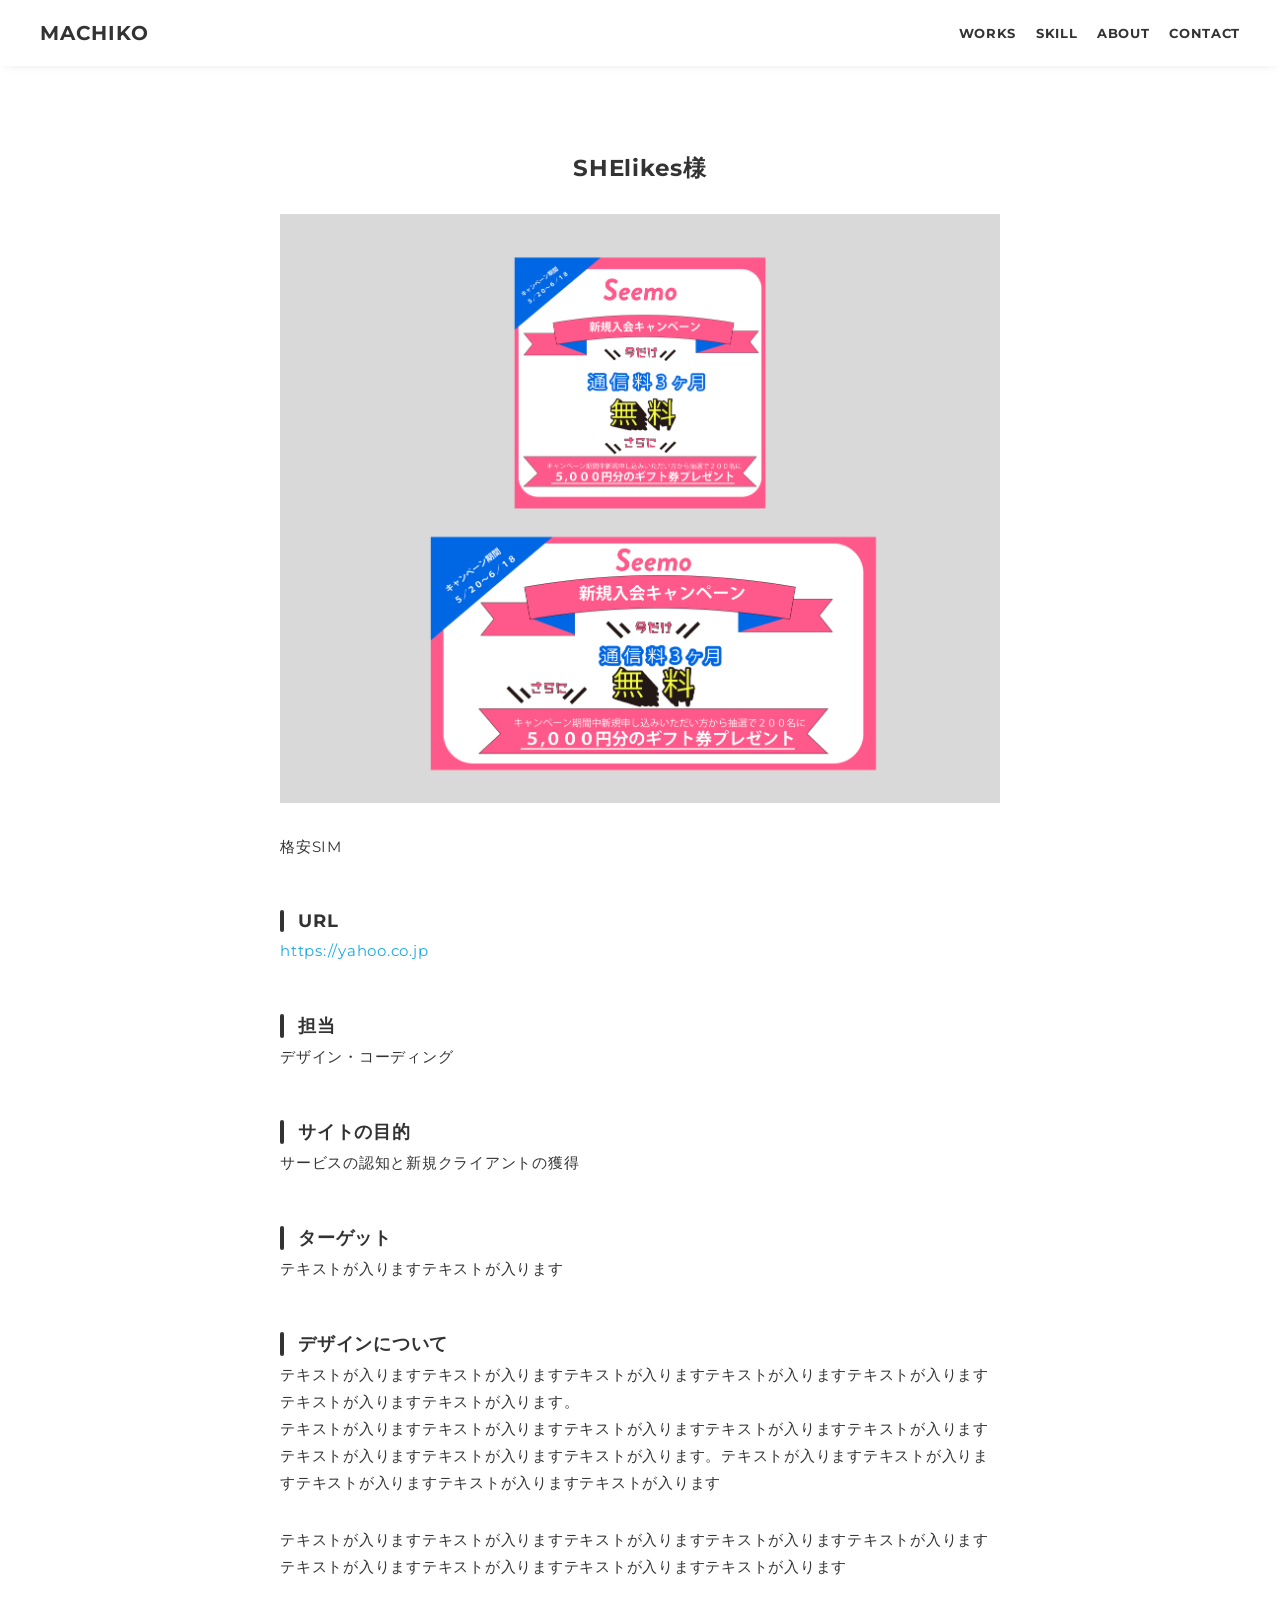
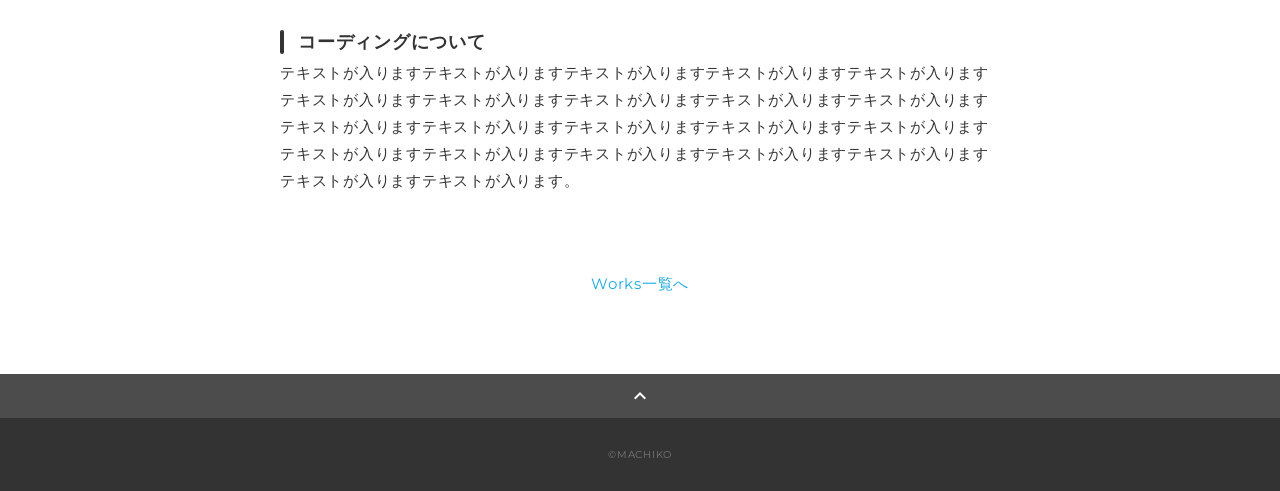
<file: works-template_4.html>
<!DOCTYPE html>
<html>
<head>
  <meta charset="utf-8">
  <meta name="viewport" content="width=device-width,initial-scale=1.0,user-scalable=no">
  <meta property='og:type' content='website'>
  <meta property='og:title' content='WebデザイナーMACHIKO ポートフォリオ'>
  <meta property='og:url' content='URLが入る'>
  <meta property='og:description' content='MACHIKOのポートフォリオサイトです。'>
  <meta property="og:image" content="img/ogp.png">
  <meta name="description" content="MACHIKOのポートフォリオサイトです" />
  <title>MACHIKO ポートフォリオ</title>
  <link rel="preconnect" href="https://fonts.gstatic.com">
  <link href="https://fonts.googleapis.com/css2?family=Montserrat:wght@400;700&display=swap" rel="stylesheet">
  <link href="https://fonts.googleapis.com/css?family=Material+Icons+Outlined" rel="stylesheet">
  <link href="css/ress.css" media="all" rel="stylesheet" type="text/css" />
  <link href="css/style.css" media="all" rel="stylesheet" type="text/css" />
  <link rel="shortcut icon" href="img/favicon.ico" />
  <link rel=”canonical” href=”URLが入る” />
</head>

<body>
  <div class="wrapper">

    <!-- header -->
    <header class="header ">
      <div class="container">
        <h1 class="header-logo">
          <a href=".">MACHIKO</a>
        </h1>
        <nav class="gnav">
          <ul class="gnav-list">
            <li class="gnav-item"><a href=".#works">WORKS</a></li>
            <li class="gnav-item"><a href="./#skill">SKILL</a></li>
            <li class="gnav-item"><a href="./#about">ABOUT</a></li>
            <li class="gnav-item"><a href="./#contact">CONTACT</a></li>
          </ul>
        </nav>
      </div>
    </header>
    <!-- /header -->

    <main class="content">

      <article class="article">
        <div class="article-container">
          <h2 class="article-title">SHElikes様</h2>
          <div class="article-body">
            <p>
              <img src="img/kakuyasu_full.png" alt="">
            <p>
              格安SIM
            </p>
            <h3>URL</h3>
            <p><a href="https://yahoo.co.jp" target="_blank" rel="noopener">https://yahoo.co.jp</a></p>
            <h3>担当</h3>
            <p>デザイン・コーディング</p>
            <h3>サイトの目的</h3>
            <p>サービスの認知と新規クライアントの獲得</p>
            <h3>ターゲット</h3>
            <p>テキストが入りますテキストが入ります</p>
            <h3>デザインについて</h3>
            <p>
              テキストが入りますテキストが入りますテキストが入りますテキストが入りますテキストが入りますテキストが入りますテキストが入ります。<br>テキストが入りますテキストが入りますテキストが入りますテキストが入りますテキストが入りますテキストが入りますテキストが入りますテキストが入ります。テキストが入りますテキストが入りますテキストが入りますテキストが入りますテキストが入ります
            </p>
            <p>
              テキストが入りますテキストが入りますテキストが入りますテキストが入りますテキストが入りますテキストが入りますテキストが入りますテキストが入りますテキストが入ります
            </p>
            <h3>コーディングについて</h3>
            <p>
              テキストが入りますテキストが入りますテキストが入りますテキストが入りますテキストが入りますテキストが入りますテキストが入りますテキストが入りますテキストが入りますテキストが入りますテキストが入りますテキストが入りますテキストが入りますテキストが入りますテキストが入りますテキストが入りますテキストが入りますテキストが入りますテキストが入りますテキストが入りますテキストが入りますテキストが入ります。
            </p>
          </div>
          <div class="home-link">
            <a href="./#works">Works一覧へ</a>
          </div>
        </div>
      </article>

      <div class="page-top" id="js-page-top">
        <span class="material-icons-outlined">expand_less</span>
      </div>
    </main>

    <!-- footer -->
    <footer class="footer">
      <div class="copyright">&copy;MACHIKO</div>
    </footer>
    <!-- /footer -->

  </div>
  <script src="https://ajax.googleapis.com/ajax/libs/jquery/3.5.1/jquery.min.js"></script>
  <script type='text/javascript' src="js/script.js"></script>
</body>
</html>
</file>
<file: css/ress.css>
/*!
 * ress.css • v3.0.1
 * MIT License
 * github.com/filipelinhares/ress
 */

/* # =================================================================
   # Global selectors
   # ================================================================= */

html {
  box-sizing: border-box;
  word-break: normal;
  -moz-tab-size: 4;
  tab-size: 4;

  -webkit-text-size-adjust: 100%; /* Prevent adjustments of font size after orientation changes in iOS */
}

*,
::before,
::after {
  box-sizing: inherit;
  background-repeat: no-repeat; /* Set `background-repeat: no-repeat` to all elements and pseudo elements */
}

::before,
::after {
  vertical-align: inherit;
  text-decoration: inherit; /* Inherit text-decoration and vertical align to ::before and ::after pseudo elements */
}

* {
  margin: 0;
  padding: 0; /* Reset `padding` and `margin` of all elements */
}

/* # =================================================================
   # General elements
   # ================================================================= */

hr {
  overflow: visible; /* Show the overflow in Edge and IE */
  height: 0; /* Add the correct box sizing in Firefox */
}

details,
main {
  display: block; /* Render the `main` element consistently in IE. */
}

summary {
  display: list-item; /* Add the correct display in all browsers */
}

small {
  font-size: 80%; /* Set font-size to 80% in `small` elements */
}

[hidden] {
  display: none; /* Add the correct display in IE */
}

abbr[title] {
  /* Add the correct text decoration in Chrome, Edge, IE, Opera, and Safari */
  text-decoration: underline;
  text-decoration: underline dotted;
  border-bottom: none; /* Remove the bottom border in Chrome 57 */
}

a {
  background-color: transparent; /* Remove the gray background on active links in IE 10 */
}

a:active,
a:hover {
  outline-width: 0; /* Remove the outline when hovering in all browsers */
}

code,
kbd,
pre,
samp {
  font-family: monospace, monospace; /* Specify the font family of code elements */
}

pre {
  font-size: 1em; /* Correct the odd `em` font sizing in all browsers */
}

b,
strong {
  font-weight: bolder; /* Add the correct font weight in Chrome, Edge, and Safari */
}

/* https://gist.github.com/unruthless/413930 */
sub,
sup {
  position: relative;
  font-size: 75%;
  line-height: 0;
  vertical-align: baseline;
}

sub {
  bottom: -.25em;
}

sup {
  top: -.5em;
}

/* # =================================================================
   # Forms
   # ================================================================= */

input {
  border-radius: 0;
}

/* Replace pointer cursor in disabled elements */
[disabled] {
  cursor: default;
}

[type="number"]::-webkit-container-spin-button,
[type="number"]::-webkit-outer-spin-button {
  height: auto; /* Correct the cursor style of increment and decrement buttons in Chrome */
}

[type="search"] {
  outline-offset: -2px; /* Correct the outline style in Safari */

  -webkit-appearance: textfield; /* Correct the odd appearance in Chrome and Safari */
}

[type="search"]::-webkit-search-decoration {
  -webkit-appearance: none; /* Remove the container padding in Chrome and Safari on macOS */
}

textarea {
  overflow: auto; /* Internet Explorer 11+ */
  resize: vertical; /* Specify textarea resizability */
}

button,
input,
optgroup,
select,
textarea {
  font: inherit; /* Specify font inheritance of form elements */
}

optgroup {
  font-weight: bold; /* Restore the font weight unset by the previous rule */
}

button {
  overflow: visible; /* Address `overflow` set to `hidden` in IE 8/9/10/11 */
}

button,
select {
  text-transform: none; /* Firefox 40+, Internet Explorer 11- */
}

/* Apply cursor pointer to button elements */
button,
[type="button"],
[type="reset"],
[type="submit"],
[role="button"] {
  cursor: pointer;
  color: inherit;
}

/* Remove container padding and border in Firefox 4+ */
button::-moz-focus-container,
[type="button"]::-moz-focus-container,
[type="reset"]::-moz-focus-container,
[type="submit"]::-moz-focus-container {
  padding: 0;
  border-style: none;
}

/* Replace focus style removed in the border reset above */
button:-moz-focusring,
[type="button"]::-moz-focus-container,
[type="reset"]::-moz-focus-container,
[type="submit"]::-moz-focus-container {
  outline: 1px dotted ButtonText;
}

button,
html [type="button"],
/* Prevent a WebKit bug where (2) destroys native `audio` and `video`controls in Android 4 */
[type="reset"],
[type="submit"] {
  -webkit-appearance: button; /* Correct the inability to style clickable types in iOS */
}

/* Remove the default button styling in all browsers */
button,
input,
select,
textarea {
  border-style: none;
  background-color: transparent;
}

/* Style select like a standard input */
select {
  -webkit-appearance: none; /* Chrome 41+ */
  -moz-appearance: none; /* Firefox 36+ */
}

select::-ms-expand {
  display: none; /* Internet Explorer 11+ */
}

select::-ms-value {
  color: currentColor; /* Internet Explorer 11+ */
}

legend {
  display: table; /* Correct the text wrapping in Edge and IE */
  max-width: 100%; /* Correct the text wrapping in Edge and IE */
  max-width: 100%; /* Correct the text wrapping in Edge 18- and IE */
  white-space: normal; /* Correct the text wrapping in Edge and IE */
  color: inherit; /* Correct the color inheritance from `fieldset` elements in IE */
  border: 0; /* Correct `color` not being inherited in IE 8/9/10/11 */
}

::-webkit-file-upload-button {
  font: inherit; /* Change font properties to `inherit` in Chrome and Safari */
  color: inherit;
  /* Correct the inability to style clickable types in iOS and Safari */

  -webkit-appearance: button;
}

/* # =================================================================
   # Specify media element style
   # ================================================================= */

img {
  border-style: none; /* Remove border when inside `a` element in IE 8/9/10 */
}

/* Add the correct vertical alignment in Chrome, Firefox, and Opera */
progress {
  vertical-align: baseline;
}

/* # =================================================================
   # Accessibility
   # ================================================================= */

/* Hide content from screens but not screenreaders */
@media screen {
  [hidden~="screen"] {
    display: inherit;
  }
  [hidden~="screen"]:not(:active):not(:focus):not(:target) {
    position: absolute !important;
    clip: rect(0 0 0 0) !important;
  }
}

/* Specify the progress cursor of updating elements */
[aria-busy="true"] {
  cursor: progress;
}

/* Specify the pointer cursor of trigger elements */
[aria-controls] {
  cursor: pointer;
}

/* Specify the unstyled cursor of disabled, not-editable, or otherwise inoperable elements */
[aria-disabled] {
  cursor: default;
}
</file>
<file: css/style.css>
body {
  font-family: "Montserrat","Helvetica Neue",Arial,"Hiragino Kaku Gothic ProN","Hiragino Sans",Meiryo,sans-serif;
  font-size: 15px;
  letter-spacing: .05em;
  color: #333;
}

a {
  transition: opacity .3s;
  text-decoration: none;
  color: #1ca9e3;
}

img {
  max-width: 100%;
  height: auto;
  vertical-align: bottom;
  border-style: none;
}



.pc-only {
  display: block;
}

.sp-only {
  display: none;
}

/*--------------------------------
 レイアウト
---------------------------------*/
.wrapper {
  padding-top: 73px;
}

.section {
  padding: 90px 0;
}

.section:nth-of-type(odd) {
  background-color: #f7f7f7;
}

.container {
  max-width: 1340px;
  margin: 0 auto;
  padding: 0 40px;
}

/*--------------------------------
 見出し
---------------------------------*/
.title {
  font-size: 34px;
  font-weight: bold;
  line-height: 1;
  margin-bottom: 40px;
  text-align: center;
  letter-spacing: .05em;
  color: #333;
}

.lead {
  font-size: 16px;
  line-height: 1.8;
  margin-bottom: 30px;
}

/*--------------------------------
ヘッダー
---------------------------------*/
.header {
  position: fixed;
  top: 0;
  z-index: 1;
  width: 100%;
  background-color: #fff;
  box-shadow: 0 5px 10px -6px rgba(0,0,0,.1);
}

.header .container {
  display: flex;
  align-items: center;
  justify-content: space-between;
  padding: 20px 40px;
}

.header-logo {
  font-size: 20px;
  font-weight: bold;
  line-height: 1.2;
  margin-right: 20px;
  letter-spacing: .05em;
}

.header-logo a {
  color: #333;
}

.gnav-list {
  display: flex;
  justify-content: space-between;
  list-style: none;
}

.gnav-item:not(:last-child) {
  margin-right: 20px;
}

.gnav-item a {
  position: relative;
  font-size: 13px;
  font-weight: bold;
  display: inline-block;
  padding: 5px 0;
  transition: .3s;
  letter-spacing: .05em;
  color: #333;
}
.gnav-item a:after {
  position: absolute;
  bottom: 0;
  left: 50%;
  width: 0;
  height: 3px;
  content: "";
  transition: .3s;
  -webkit-transform: translateX(-50%);
  transform: translateX(-50%);
  background-color: #333;
}

.gnav-item a:hover:after {
  width: 100%;
}

/*--------------------------------
 メインビジュアル
---------------------------------*/
.mv {
  display: flex;
  align-items: center;
  justify-content: center;
  height: 85vh;
  text-align: center;
}

.mv-container {
  padding: 0 40px;
}

.mv-title {
  font-size: 60px;
  font-weight: bold;
  line-height: 1.2;
  margin-bottom: 5px;
  letter-spacing: .1em;
}
.mv-subtitle {
  font-size: 20px;
  font-weight: bold;
  line-height: 1;
  margin-bottom: 40px;
  letter-spacing: .08em;
}

.mv-text {
  font-size: 16px;
  line-height: 1.8;
}

/*--------------------------------
 Works
---------------------------------*/
.works-list {
  display: flex;
  flex-wrap: wrap;
  margin-bottom: -40px;
}

.works-item {
  width: 31.74603%;
  margin-right: 1.58730%;
  margin-bottom: 40px;
  color: #333;
}

.works-item:hover {
  opacity: .9;
}

.works-item:nth-of-type(3n) {
  margin-right: 0;
}

.works-img img {
  border: 1px solid #e6e6e6;
  width: 400px;
  height: 300px;
  object-fit: contain;
}

.works-name {
  font-size: 12px;
  font-weight: bold;
  margin-top: 8px;
}

.works-info {
  font-size: 10px;
  margin-top: 5px;
}
/*--------------------------------
 Skill
---------------------------------*/
.skill-list {
  display: flex;
  flex-wrap: wrap;
  justify-content: space-between;
  margin-bottom: -50px;
}

.skill-item {
  display: flex;
  align-items: flex-start;
  justify-content: space-between;
  width: 48%;
  margin-bottom: 50px;
}

.skill-img {
  width: 60px;
  height: auto;
  margin-right: 20px;
}

.skill-body {
  flex: 1;
}

.skill-name {
  margin-bottom: 10px;
}

.skill-text {
  font-size: 14px;
  line-height: 1.8;
}

/*--------------------------------
 About
---------------------------------*/
.profile {
  display: flex;
  flex-wrap: wrap;
  max-width: 800px;
  margin: 0 auto;
}
.profile-img {
  width: 20%;
  margin-right: 30px;
  border-radius: 50%;
}
.profile-img img {
  border-radius: 50%;
}
.profile-body {
  flex: 1;
}

.profile-body p {
  font-size: 15px;
  line-height: 1.8;
}

.profile-body p:not(:last-child) {
  margin-bottom: 30px;
}

/*--------------------------------
 Contact
---------------------------------*/
.contact {
  text-align: center;
}

.contact-item:not(:last-child) {
  margin-right: 10px;
}

.contact-text {
  margin-top: 10px;
}
/*--------------------------------
 ページトップ
---------------------------------*/
.page-top {
  font-weight: bold;
  padding: 10px;
  cursor: pointer;
  text-align: center;
  background-color: #4c4c4c;
}

.page-top .material-icons-outlined {
  vertical-align: bottom;
  color: #fff;
}

/*--------------------------------
 フッター
---------------------------------*/
.footer {
  padding: 30px;
  background-color: #333;
}

.copyright {
  font-size: 10px;
  text-align: center;
  color: #797979;
}

/*--------------------------------
 下層：Worksページ
---------------------------------*/
.article {
  padding: 80px 0;
}

.article-container {
  max-width: 1040px;
  margin: 0 auto;
  padding: 0 20px;
}

.article-title {
  margin-bottom: 30px;
  text-align: center;
}

.article-body {
  max-width: 720px;
  margin: 0 auto;
  margin-bottom: 80px;
}

.article-body h3 {
  position: relative;
  font-size: 18px;
  margin-bottom: 5px;
  padding-left: 1em;
}

.article-body h3:not(:first-child) {
  margin-top: 50px;
}

.article-body h3::before {
  position: absolute;
  top: 0;
  left: 0;
  width: 4px;
  height: 100%;
  content: "";
  border-radius: 3px;
  background-color: #333;
}

.article-body p {
  font-size: 15px;
  line-height: 1.8;
  margin-bottom: 30px;
}

.home-link {
  text-align: center;
}

/*media Queries 767
----------------------------------------------------*/
@media screen and (max-width: 767px) {
  body {
    font-size: 14px;
  }

  .pc-only {
    display: none;
  }

  .sp-only {
    display: block;
  }

  /* 見出し */
  .title {
    font-size: 26px;
    margin-bottom: 20px;
  }

  .lead {
    font-size: 14px;
    line-height: 1.7;
    margin-bottom: 20px;
  }

  /* レイアウト */
  .wrapper {
    padding-top: 57px;
  }

  .section {
    padding: 60px 0;
  }

  .container {
    padding: 0 20px;
  }

  /* ヘッダー */
  .header .container {
    padding: 15px;
  }

  .header-logo {
    font-size: 15px;
    margin-right: 15px;
  }

  .gnav-item:not(:last-child) {
    margin-right: 10px;
  }

  .gnav-item a {
    font-size: 10px;
  }

  .gnav-item a:after {
    display: none;
  }

  /*  メインビジュアル */
  .mv {
    height: 75vh;
  }

  .mv-container {
    padding: 0 20px;
  }

  .mv-title {
    font-size: 30px;
  }
  .mv-subtitle {
    font-size: 16px;
    margin-bottom: 20px;
  }

  .mv-text {
    font-size: 14px;
    line-height: 1.7;
  }

  /* Works */
  .works-name {
    font-size: 12px;
  }

  .works-info {
    margin-top: 3px;
  }

  .works-list {
    justify-content: space-between;
  }

  .works-item {
    flex: 0 0 48%;
    margin-right: 0;
    margin-bottom: 30px;
  }

  /* Skill */
  .skill-list {
    display: block;
    margin-bottom: 0;
  }

  .skill-item {
    width: 100%;
    margin-bottom: 35px;
  }

  .skill-item:last-child {
    margin-bottom: 0;
  }

  .skill-name {
    margin-bottom: 5px;
  }

  .skill-text {
    font-size: 13px;
    line-height: 1.7;
  }

  /* About */
  .profile {
    display: block;
  }
  .profile-img {
    width: 150px;
    margin: 0 auto;
    margin-bottom: 25px;
  }

  .profile-body p {
    font-size: 14px;
    line-height: 1.7;
  }

  .profile-body p:not(:last-child) {
    margin-bottom: 20px;
  }

  /* フッター */
  .footer {
    padding: 20px;
  }

  /* 下層ページ */
  .article {
    padding: 50px 0;
  }

  .article-body h3 {
    font-size: 16px;
    padding-left: .8em;
  }

  .article-body h3:not(:first-child) {
    margin-top: 30px;
  }

  .article-body p {
    font-size: 14px;
    line-height: 1.7;
    margin-bottom: 20px;
  }
}
</file>
